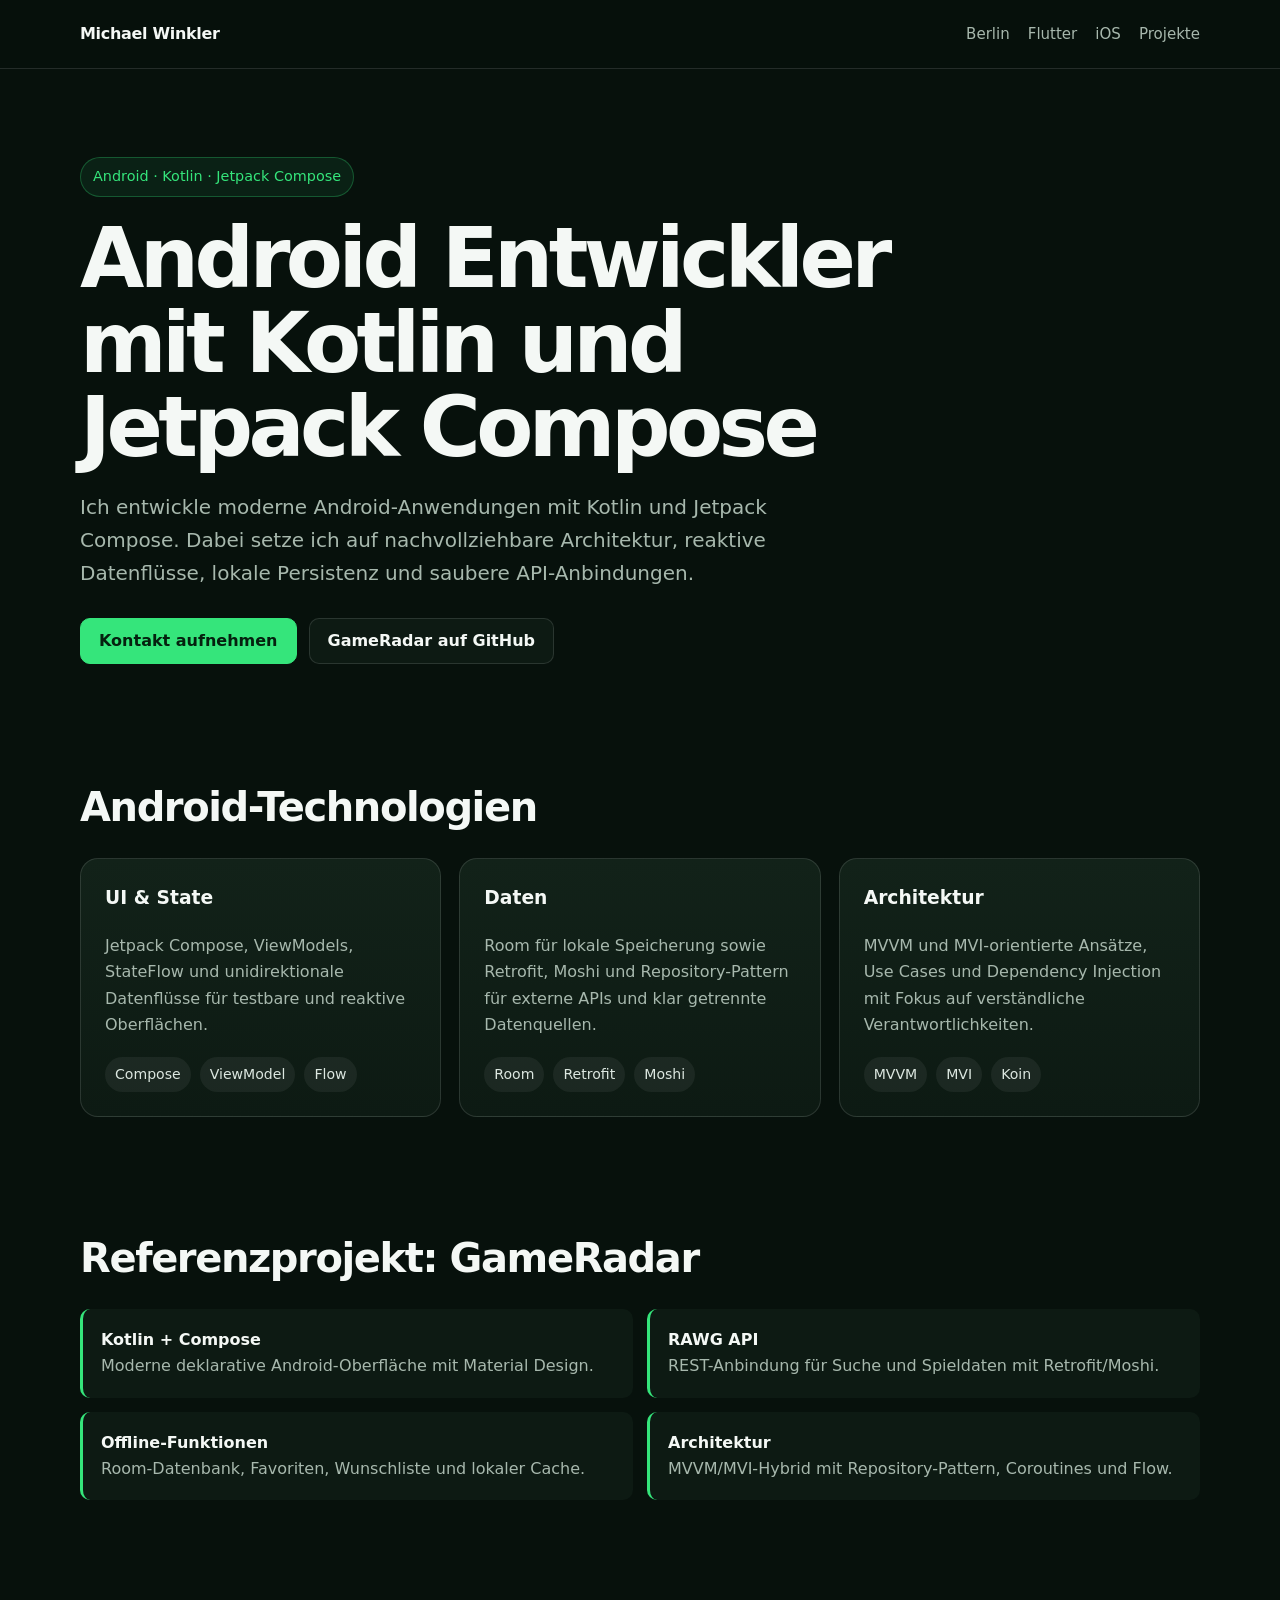
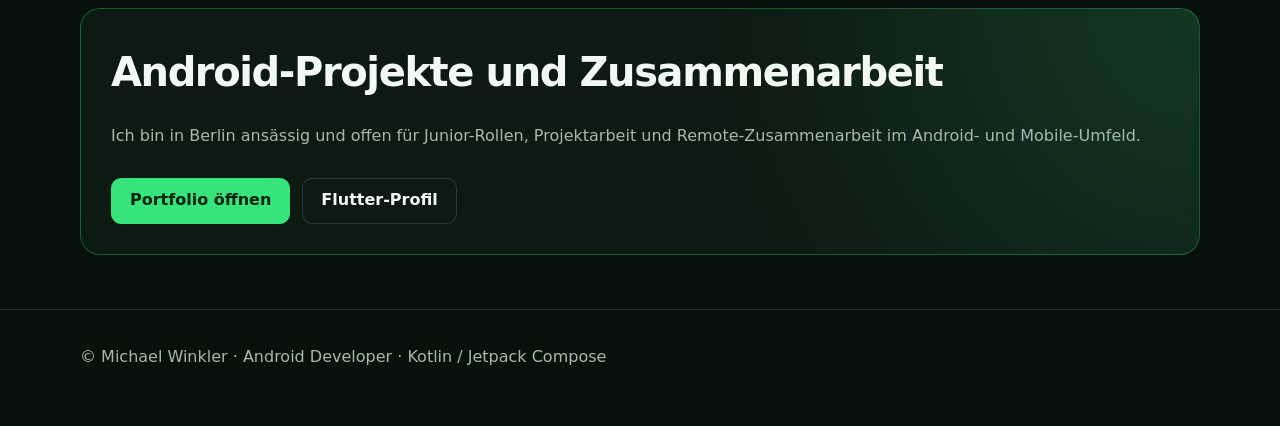
<file: android-entwickler/index.html>
<!doctype html>
<html lang="de">
<head>
  <meta charset="utf-8" />
  <meta name="viewport" content="width=device-width, initial-scale=1" />
  <title>Android Entwickler | Michael Winkler – Kotlin & Jetpack Compose</title>
  <meta name="description" content="Android Entwickler Michael Winkler: Kotlin, Jetpack Compose, Room, Retrofit, Coroutines, Flow und moderne MVVM-Architektur. Projekte und GitHub-Portfolio." />
  <meta name="robots" content="index, follow" />
  <link rel="canonical" href="https://jchillah.github.io/michael-winkler-portfolio/android-entwickler/" />
  <link rel="stylesheet" href="../seo-pages.css" />
  <script type="application/ld+json">
  {
    "@context":"https://schema.org",
    "@type":"ProfilePage",
    "name":"Android Entwickler – Michael Winkler",
    "url":"https://jchillah.github.io/michael-winkler-portfolio/android-entwickler/",
    "mainEntity":{
      "@type":"Person",
      "name":"Michael Winkler",
      "jobTitle":"Android & Mobile App Developer",
      "url":"https://jchillah.github.io/michael-winkler-portfolio/",
      "sameAs":["https://github.com/jchillah","https://de.linkedin.com/in/jchillah","https://my-personal-cv-app-65750.web.app/"],
      "knowsAbout":["Android","Kotlin","Jetpack Compose","Room","Retrofit","Coroutines","Flow","Koin","MVVM","MVI"]
    }
  }
  </script>
</head>
<body>
<header class="site-header"><div class="container nav"><a class="brand" href="../">Michael Winkler</a><nav class="nav-links" aria-label="Landingpages"><a href="../app-entwickler-berlin/">Berlin</a><a href="../flutter-entwickler/">Flutter</a><a href="../ios-entwickler/">iOS</a><a href="../#projects">Projekte</a></nav></div></header>
<main>
<section class="hero"><div class="container"><span class="eyebrow">Android · Kotlin · Jetpack Compose</span><h1>Android Entwickler mit Kotlin und Jetpack Compose</h1><p class="lead">Ich entwickle moderne Android-Anwendungen mit Kotlin und Jetpack Compose. Dabei setze ich auf nachvollziehbare Architektur, reaktive Datenflüsse, lokale Persistenz und saubere API-Anbindungen.</p><div class="actions"><a class="button primary" href="mailto:Michael.Winkler.Developer@gmail.com">Kontakt aufnehmen</a><a class="button secondary" href="https://github.com/jchillah/GameRadar">GameRadar auf GitHub</a></div></div></section>
<section><div class="container"><h2>Android-Technologien</h2><div class="grid"><article class="card"><h3>UI & State</h3><p>Jetpack Compose, ViewModels, StateFlow und unidirektionale Datenflüsse für testbare und reaktive Oberflächen.</p><div class="tags"><span class="tag">Compose</span><span class="tag">ViewModel</span><span class="tag">Flow</span></div></article><article class="card"><h3>Daten</h3><p>Room für lokale Speicherung sowie Retrofit, Moshi und Repository-Pattern für externe APIs und klar getrennte Datenquellen.</p><div class="tags"><span class="tag">Room</span><span class="tag">Retrofit</span><span class="tag">Moshi</span></div></article><article class="card"><h3>Architektur</h3><p>MVVM und MVI-orientierte Ansätze, Use Cases und Dependency Injection mit Fokus auf verständliche Verantwortlichkeiten.</p><div class="tags"><span class="tag">MVVM</span><span class="tag">MVI</span><span class="tag">Koin</span></div></article></div></div></section>
<section><div class="container"><h2>Referenzprojekt: GameRadar</h2><div class="facts"><div class="fact"><strong>Kotlin + Compose</strong><br><span class="muted">Moderne deklarative Android-Oberfläche mit Material Design.</span></div><div class="fact"><strong>RAWG API</strong><br><span class="muted">REST-Anbindung für Suche und Spieldaten mit Retrofit/Moshi.</span></div><div class="fact"><strong>Offline-Funktionen</strong><br><span class="muted">Room-Datenbank, Favoriten, Wunschliste und lokaler Cache.</span></div><div class="fact"><strong>Architektur</strong><br><span class="muted">MVVM/MVI-Hybrid mit Repository-Pattern, Coroutines und Flow.</span></div></div></div></section>
<section><div class="container"><div class="cta"><h2>Android-Projekte und Zusammenarbeit</h2><p class="muted">Ich bin in Berlin ansässig und offen für Junior-Rollen, Projektarbeit und Remote-Zusammenarbeit im Android- und Mobile-Umfeld.</p><div class="actions"><a class="button primary" href="../">Portfolio öffnen</a><a class="button secondary" href="../flutter-entwickler/">Flutter-Profil</a></div></div></div></section>
</main>
<footer><div class="container">© Michael Winkler · Android Developer · Kotlin / Jetpack Compose</div></footer>
</body>
</html>
</file>
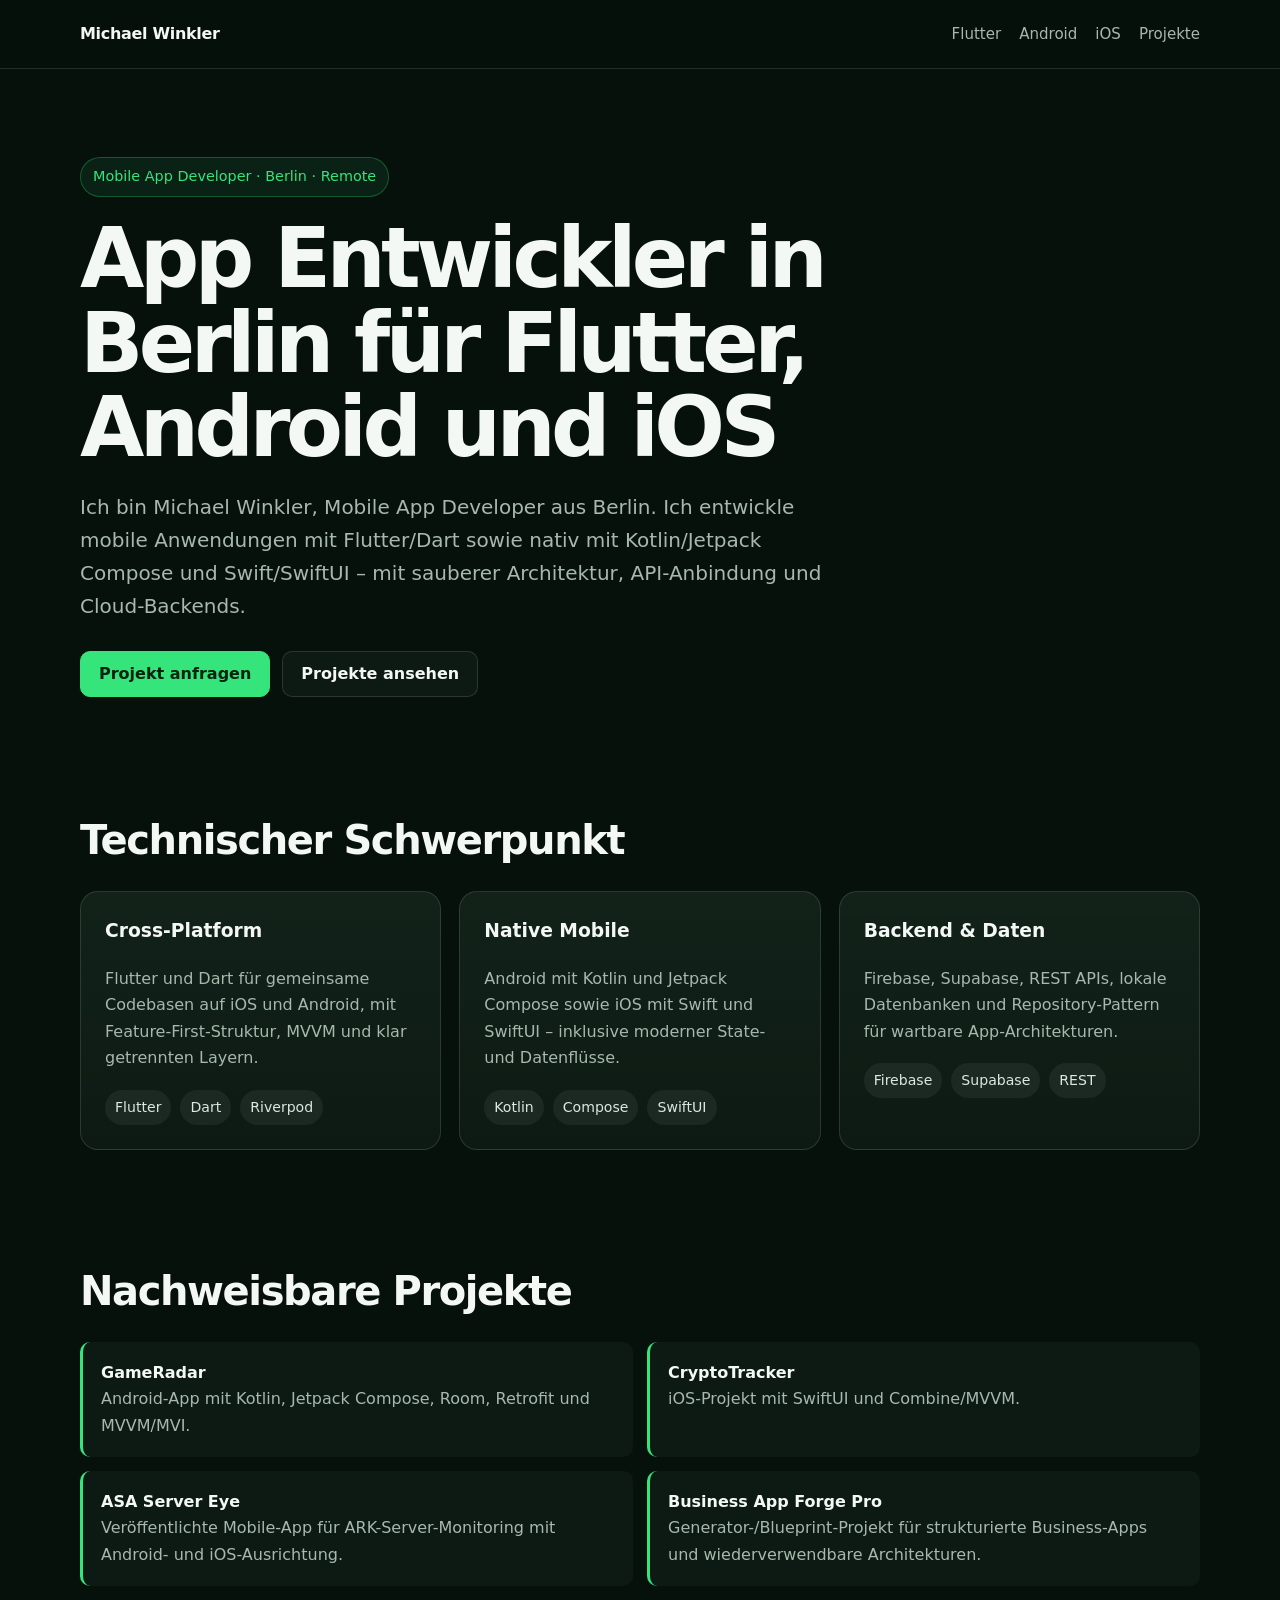
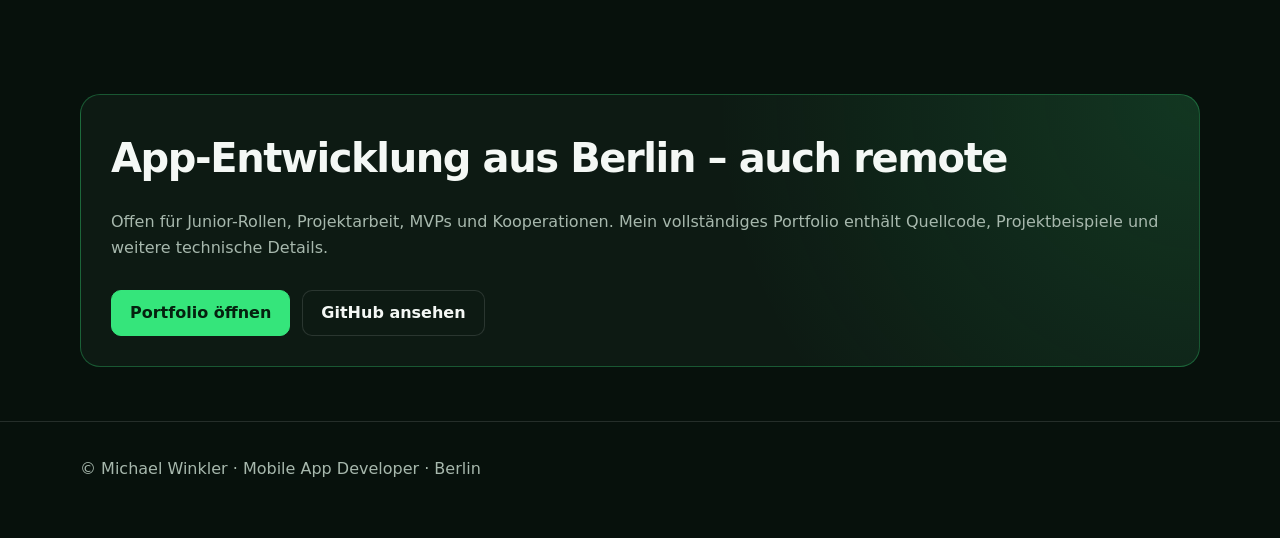
<file: app-entwickler-berlin/index.html>
<!doctype html>
<html lang="de">
<head>
  <meta charset="utf-8" />
  <meta name="viewport" content="width=device-width, initial-scale=1" />
  <title>App Entwickler Berlin | Michael Winkler – Flutter, Android & iOS</title>
  <meta name="description" content="Michael Winkler ist Mobile App Developer in Berlin mit Fokus auf Flutter, Kotlin/Jetpack Compose und Swift/SwiftUI. Portfolio, Projekte, Tech-Stack und Kontakt." />
  <meta name="robots" content="index, follow" />
  <link rel="canonical" href="https://jchillah.github.io/michael-winkler-portfolio/app-entwickler-berlin/" />
  <link rel="stylesheet" href="../seo-pages.css" />
  <script type="application/ld+json">
  {
    "@context":"https://schema.org",
    "@type":"ProfilePage",
    "name":"App Entwickler Berlin – Michael Winkler",
    "url":"https://jchillah.github.io/michael-winkler-portfolio/app-entwickler-berlin/",
    "mainEntity":{
      "@type":"Person",
      "name":"Michael Winkler",
      "jobTitle":"Mobile App Developer",
      "homeLocation":{"@type":"Place","name":"Berlin, Deutschland"},
      "url":"https://jchillah.github.io/michael-winkler-portfolio/",
      "sameAs":[
        "https://github.com/jchillah",
        "https://de.linkedin.com/in/jchillah",
        "https://my-personal-cv-app-65750.web.app/"
      ],
      "knowsAbout":["Flutter","Dart","Kotlin","Jetpack Compose","Swift","SwiftUI","Firebase","Supabase","MVVM","Clean Architecture"]
    }
  }
  </script>
</head>
<body>
<header class="site-header"><div class="container nav"><a class="brand" href="../">Michael Winkler</a><nav class="nav-links" aria-label="Landingpages"><a href="../flutter-entwickler/">Flutter</a><a href="../android-entwickler/">Android</a><a href="../ios-entwickler/">iOS</a><a href="../#projects">Projekte</a></nav></div></header>
<main>
<section class="hero"><div class="container"><span class="eyebrow">Mobile App Developer · Berlin · Remote</span><h1>App Entwickler in Berlin für Flutter, Android und iOS</h1><p class="lead">Ich bin Michael Winkler, Mobile App Developer aus Berlin. Ich entwickle mobile Anwendungen mit Flutter/Dart sowie nativ mit Kotlin/Jetpack Compose und Swift/SwiftUI – mit sauberer Architektur, API-Anbindung und Cloud-Backends.</p><div class="actions"><a class="button primary" href="mailto:Michael.Winkler.Developer@gmail.com">Projekt anfragen</a><a class="button secondary" href="../#projects">Projekte ansehen</a></div></div></section>
<section><div class="container"><h2>Technischer Schwerpunkt</h2><div class="grid"><article class="card"><h3>Cross-Platform</h3><p>Flutter und Dart für gemeinsame Codebasen auf iOS und Android, mit Feature-First-Struktur, MVVM und klar getrennten Layern.</p><div class="tags"><span class="tag">Flutter</span><span class="tag">Dart</span><span class="tag">Riverpod</span></div></article><article class="card"><h3>Native Mobile</h3><p>Android mit Kotlin und Jetpack Compose sowie iOS mit Swift und SwiftUI – inklusive moderner State- und Datenflüsse.</p><div class="tags"><span class="tag">Kotlin</span><span class="tag">Compose</span><span class="tag">SwiftUI</span></div></article><article class="card"><h3>Backend & Daten</h3><p>Firebase, Supabase, REST APIs, lokale Datenbanken und Repository-Pattern für wartbare App-Architekturen.</p><div class="tags"><span class="tag">Firebase</span><span class="tag">Supabase</span><span class="tag">REST</span></div></article></div></div></section>
<section><div class="container"><h2>Nachweisbare Projekte</h2><div class="facts"><div class="fact"><strong>GameRadar</strong><br><span class="muted">Android-App mit Kotlin, Jetpack Compose, Room, Retrofit und MVVM/MVI.</span></div><div class="fact"><strong>CryptoTracker</strong><br><span class="muted">iOS-Projekt mit SwiftUI und Combine/MVVM.</span></div><div class="fact"><strong>ASA Server Eye</strong><br><span class="muted">Veröffentlichte Mobile-App für ARK-Server-Monitoring mit Android- und iOS-Ausrichtung.</span></div><div class="fact"><strong>Business App Forge Pro</strong><br><span class="muted">Generator-/Blueprint-Projekt für strukturierte Business-Apps und wiederverwendbare Architekturen.</span></div></div></div></section>
<section><div class="container"><div class="cta"><h2>App-Entwicklung aus Berlin – auch remote</h2><p class="muted">Offen für Junior-Rollen, Projektarbeit, MVPs und Kooperationen. Mein vollständiges Portfolio enthält Quellcode, Projektbeispiele und weitere technische Details.</p><div class="actions"><a class="button primary" href="../">Portfolio öffnen</a><a class="button secondary" href="https://github.com/jchillah">GitHub ansehen</a></div></div></div></section>
</main>
<footer><div class="container">© Michael Winkler · Mobile App Developer · Berlin</div></footer>
</body>
</html>
</file>
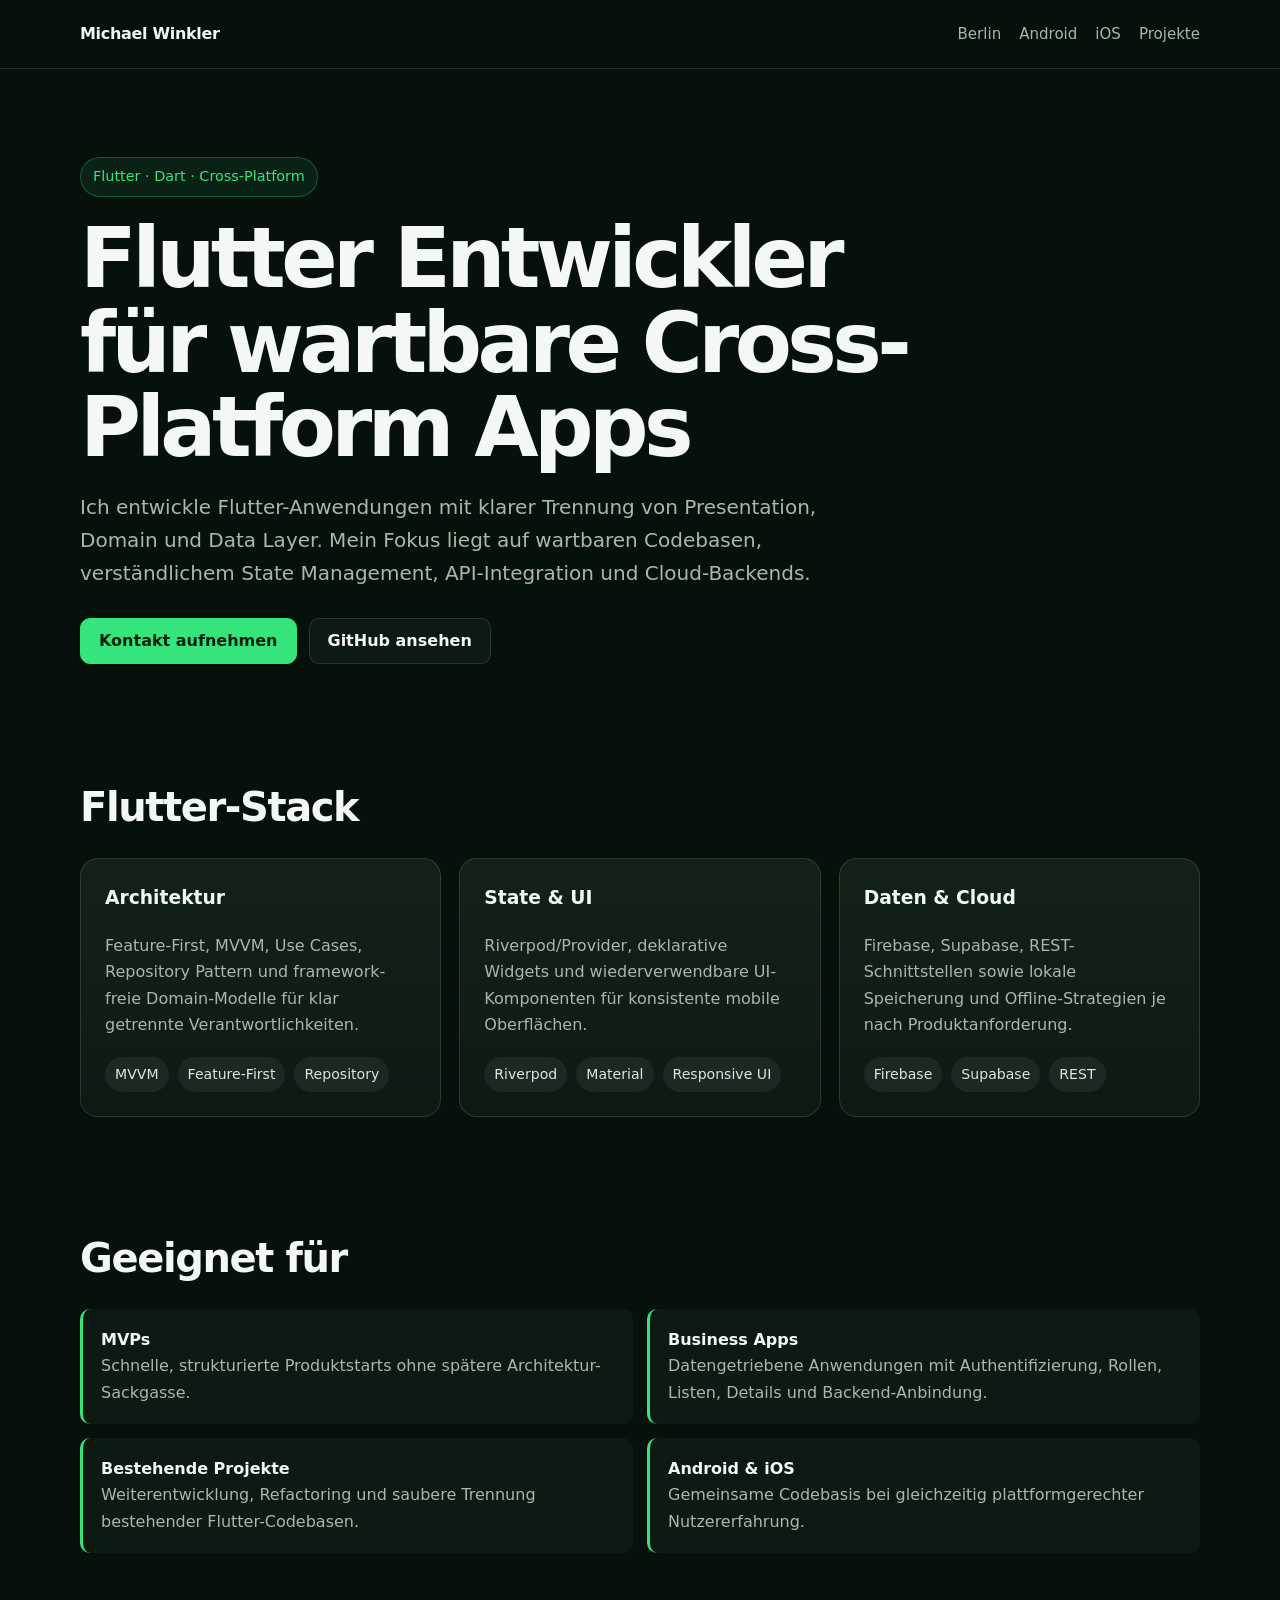
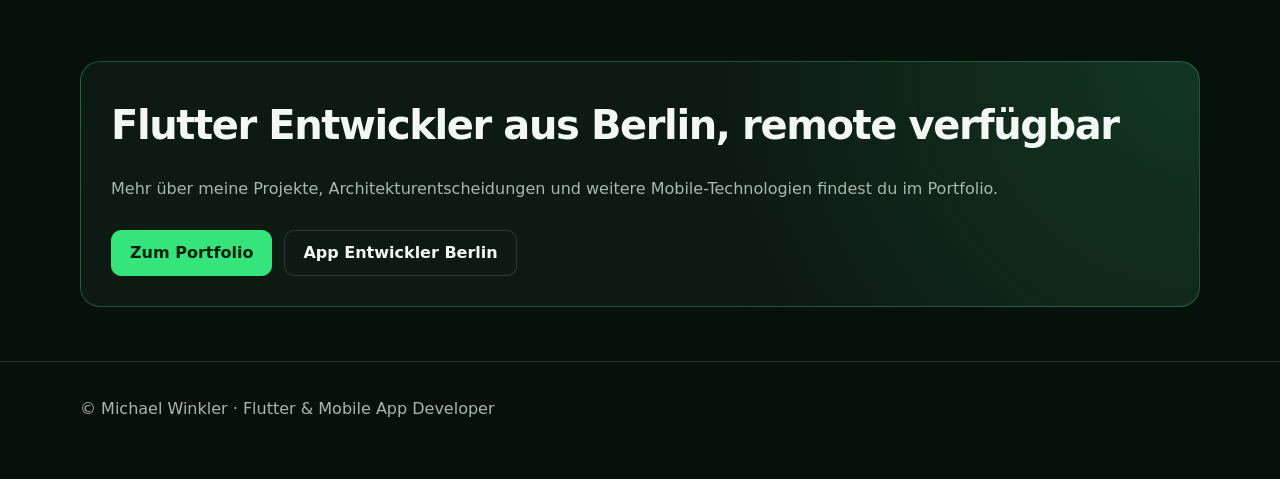
<file: flutter-entwickler/index.html>
<!doctype html>
<html lang="de">
<head>
  <meta charset="utf-8" />
  <meta name="viewport" content="width=device-width, initial-scale=1" />
  <title>Flutter Entwickler | Michael Winkler – Dart, Firebase & Supabase</title>
  <meta name="description" content="Flutter Entwickler Michael Winkler: Cross-Platform Apps mit Dart, Riverpod, Clean Architecture, Firebase und Supabase. Portfolio und Projektbeispiele." />
  <meta name="robots" content="index, follow" />
  <link rel="canonical" href="https://jchillah.github.io/michael-winkler-portfolio/flutter-entwickler/" />
  <link rel="stylesheet" href="../seo-pages.css" />
  <script type="application/ld+json">
  {
    "@context":"https://schema.org",
    "@type":"ProfilePage",
    "name":"Flutter Entwickler – Michael Winkler",
    "url":"https://jchillah.github.io/michael-winkler-portfolio/flutter-entwickler/",
    "mainEntity":{
      "@type":"Person",
      "name":"Michael Winkler",
      "jobTitle":"Flutter & Mobile App Developer",
      "url":"https://jchillah.github.io/michael-winkler-portfolio/",
      "sameAs":["https://github.com/jchillah","https://de.linkedin.com/in/jchillah","https://my-personal-cv-app-65750.web.app/"],
      "knowsAbout":["Flutter","Dart","Riverpod","Firebase","Supabase","Clean Architecture","MVVM","REST APIs"]
    }
  }
  </script>
</head>
<body>
<header class="site-header"><div class="container nav"><a class="brand" href="../">Michael Winkler</a><nav class="nav-links" aria-label="Landingpages"><a href="../app-entwickler-berlin/">Berlin</a><a href="../android-entwickler/">Android</a><a href="../ios-entwickler/">iOS</a><a href="../#projects">Projekte</a></nav></div></header>
<main>
<section class="hero"><div class="container"><span class="eyebrow">Flutter · Dart · Cross-Platform</span><h1>Flutter Entwickler für wartbare Cross-Platform Apps</h1><p class="lead">Ich entwickle Flutter-Anwendungen mit klarer Trennung von Presentation, Domain und Data Layer. Mein Fokus liegt auf wartbaren Codebasen, verständlichem State Management, API-Integration und Cloud-Backends.</p><div class="actions"><a class="button primary" href="mailto:Michael.Winkler.Developer@gmail.com">Kontakt aufnehmen</a><a class="button secondary" href="https://github.com/jchillah">GitHub ansehen</a></div></div></section>
<section><div class="container"><h2>Flutter-Stack</h2><div class="grid"><article class="card"><h3>Architektur</h3><p>Feature-First, MVVM, Use Cases, Repository Pattern und framework-freie Domain-Modelle für klar getrennte Verantwortlichkeiten.</p><div class="tags"><span class="tag">MVVM</span><span class="tag">Feature-First</span><span class="tag">Repository</span></div></article><article class="card"><h3>State & UI</h3><p>Riverpod/Provider, deklarative Widgets und wiederverwendbare UI-Komponenten für konsistente mobile Oberflächen.</p><div class="tags"><span class="tag">Riverpod</span><span class="tag">Material</span><span class="tag">Responsive UI</span></div></article><article class="card"><h3>Daten & Cloud</h3><p>Firebase, Supabase, REST-Schnittstellen sowie lokale Speicherung und Offline-Strategien je nach Produktanforderung.</p><div class="tags"><span class="tag">Firebase</span><span class="tag">Supabase</span><span class="tag">REST</span></div></article></div></div></section>
<section><div class="container"><h2>Geeignet für</h2><div class="facts"><div class="fact"><strong>MVPs</strong><br><span class="muted">Schnelle, strukturierte Produktstarts ohne spätere Architektur-Sackgasse.</span></div><div class="fact"><strong>Business Apps</strong><br><span class="muted">Datengetriebene Anwendungen mit Authentifizierung, Rollen, Listen, Details und Backend-Anbindung.</span></div><div class="fact"><strong>Bestehende Projekte</strong><br><span class="muted">Weiterentwicklung, Refactoring und saubere Trennung bestehender Flutter-Codebasen.</span></div><div class="fact"><strong>Android & iOS</strong><br><span class="muted">Gemeinsame Codebasis bei gleichzeitig plattformgerechter Nutzererfahrung.</span></div></div></div></section>
<section><div class="container"><div class="cta"><h2>Flutter Entwickler aus Berlin, remote verfügbar</h2><p class="muted">Mehr über meine Projekte, Architekturentscheidungen und weitere Mobile-Technologien findest du im Portfolio.</p><div class="actions"><a class="button primary" href="../">Zum Portfolio</a><a class="button secondary" href="../app-entwickler-berlin/">App Entwickler Berlin</a></div></div></div></section>
</main>
<footer><div class="container">© Michael Winkler · Flutter & Mobile App Developer</div></footer>
</body>
</html>
</file>
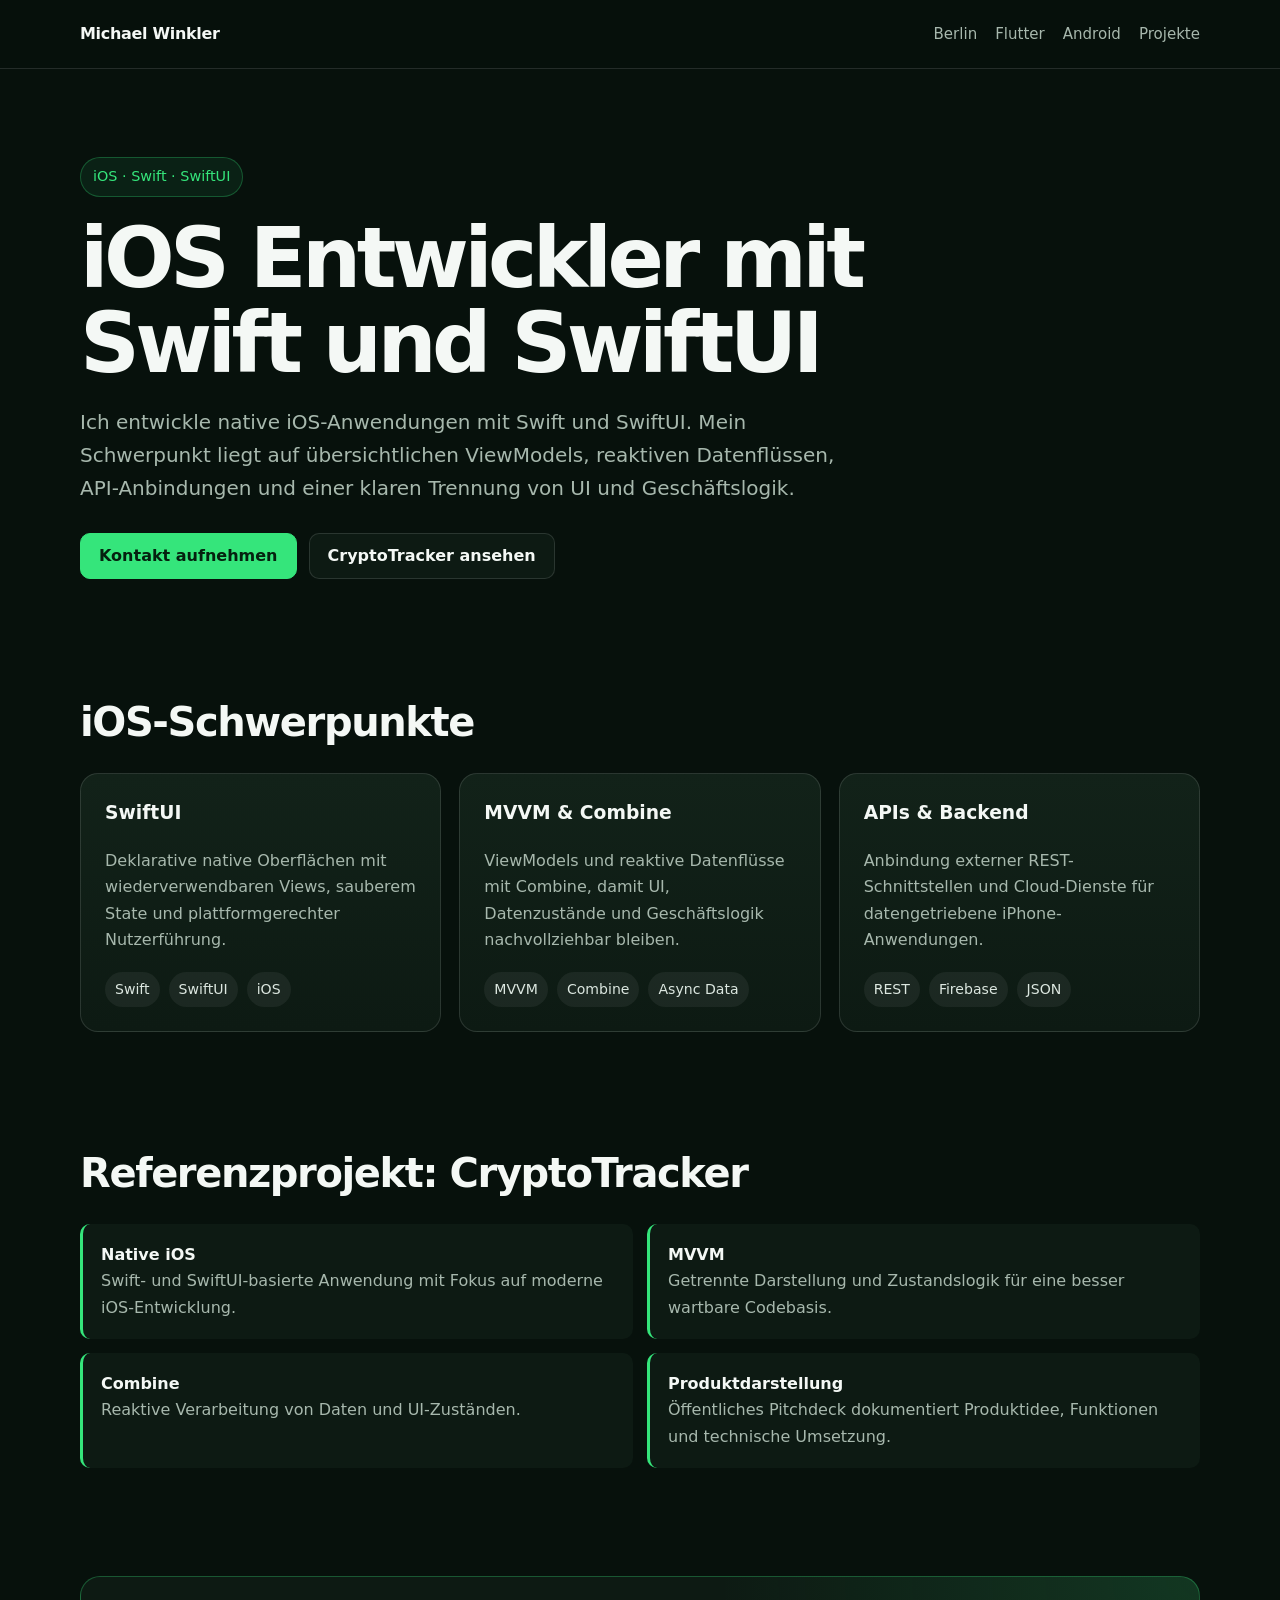
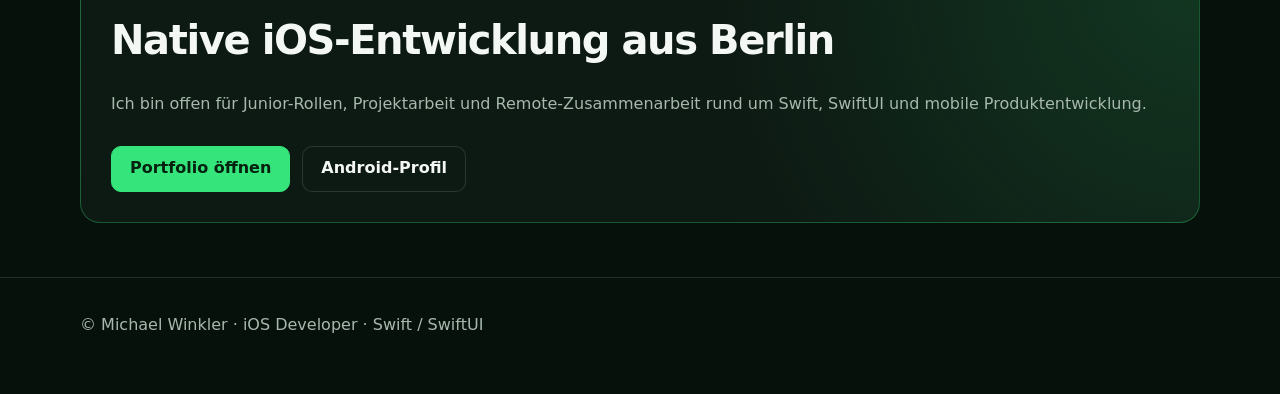
<file: ios-entwickler/index.html>
<!doctype html>
<html lang="de">
<head>
  <meta charset="utf-8" />
  <meta name="viewport" content="width=device-width, initial-scale=1" />
  <title>iOS Entwickler | Michael Winkler – Swift & SwiftUI</title>
  <meta name="description" content="iOS Entwickler Michael Winkler: Swift, SwiftUI, Combine und MVVM für moderne native iPhone-Apps. Portfolio, CryptoTracker und weitere Mobile-Projekte." />
  <meta name="robots" content="index, follow" />
  <link rel="canonical" href="https://jchillah.github.io/michael-winkler-portfolio/ios-entwickler/" />
  <link rel="stylesheet" href="../seo-pages.css" />
  <script type="application/ld+json">
  {
    "@context":"https://schema.org",
    "@type":"ProfilePage",
    "name":"iOS Entwickler – Michael Winkler",
    "url":"https://jchillah.github.io/michael-winkler-portfolio/ios-entwickler/",
    "mainEntity":{
      "@type":"Person",
      "name":"Michael Winkler",
      "jobTitle":"iOS & Mobile App Developer",
      "url":"https://jchillah.github.io/michael-winkler-portfolio/",
      "sameAs":["https://github.com/jchillah","https://de.linkedin.com/in/jchillah","https://my-personal-cv-app-65750.web.app/"],
      "knowsAbout":["iOS","Swift","SwiftUI","Combine","MVVM","REST APIs","Firebase"]
    }
  }
  </script>
</head>
<body>
<header class="site-header"><div class="container nav"><a class="brand" href="../">Michael Winkler</a><nav class="nav-links" aria-label="Landingpages"><a href="../app-entwickler-berlin/">Berlin</a><a href="../flutter-entwickler/">Flutter</a><a href="../android-entwickler/">Android</a><a href="../#projects">Projekte</a></nav></div></header>
<main>
<section class="hero"><div class="container"><span class="eyebrow">iOS · Swift · SwiftUI</span><h1>iOS Entwickler mit Swift und SwiftUI</h1><p class="lead">Ich entwickle native iOS-Anwendungen mit Swift und SwiftUI. Mein Schwerpunkt liegt auf übersichtlichen ViewModels, reaktiven Datenflüssen, API-Anbindungen und einer klaren Trennung von UI und Geschäftslogik.</p><div class="actions"><a class="button primary" href="mailto:Michael.Winkler.Developer@gmail.com">Kontakt aufnehmen</a><a class="button secondary" href="https://jchillah.github.io/cryptotracker-pitchdeck/">CryptoTracker ansehen</a></div></div></section>
<section><div class="container"><h2>iOS-Schwerpunkte</h2><div class="grid"><article class="card"><h3>SwiftUI</h3><p>Deklarative native Oberflächen mit wiederverwendbaren Views, sauberem State und plattformgerechter Nutzerführung.</p><div class="tags"><span class="tag">Swift</span><span class="tag">SwiftUI</span><span class="tag">iOS</span></div></article><article class="card"><h3>MVVM & Combine</h3><p>ViewModels und reaktive Datenflüsse mit Combine, damit UI, Datenzustände und Geschäftslogik nachvollziehbar bleiben.</p><div class="tags"><span class="tag">MVVM</span><span class="tag">Combine</span><span class="tag">Async Data</span></div></article><article class="card"><h3>APIs & Backend</h3><p>Anbindung externer REST-Schnittstellen und Cloud-Dienste für datengetriebene iPhone-Anwendungen.</p><div class="tags"><span class="tag">REST</span><span class="tag">Firebase</span><span class="tag">JSON</span></div></article></div></div></section>
<section><div class="container"><h2>Referenzprojekt: CryptoTracker</h2><div class="facts"><div class="fact"><strong>Native iOS</strong><br><span class="muted">Swift- und SwiftUI-basierte Anwendung mit Fokus auf moderne iOS-Entwicklung.</span></div><div class="fact"><strong>MVVM</strong><br><span class="muted">Getrennte Darstellung und Zustandslogik für eine besser wartbare Codebasis.</span></div><div class="fact"><strong>Combine</strong><br><span class="muted">Reaktive Verarbeitung von Daten und UI-Zuständen.</span></div><div class="fact"><strong>Produktdarstellung</strong><br><span class="muted">Öffentliches Pitchdeck dokumentiert Produktidee, Funktionen und technische Umsetzung.</span></div></div></div></section>
<section><div class="container"><div class="cta"><h2>Native iOS-Entwicklung aus Berlin</h2><p class="muted">Ich bin offen für Junior-Rollen, Projektarbeit und Remote-Zusammenarbeit rund um Swift, SwiftUI und mobile Produktentwicklung.</p><div class="actions"><a class="button primary" href="../">Portfolio öffnen</a><a class="button secondary" href="../android-entwickler/">Android-Profil</a></div></div></div></section>
</main>
<footer><div class="container">© Michael Winkler · iOS Developer · Swift / SwiftUI</div></footer>
</body>
</html>
</file>
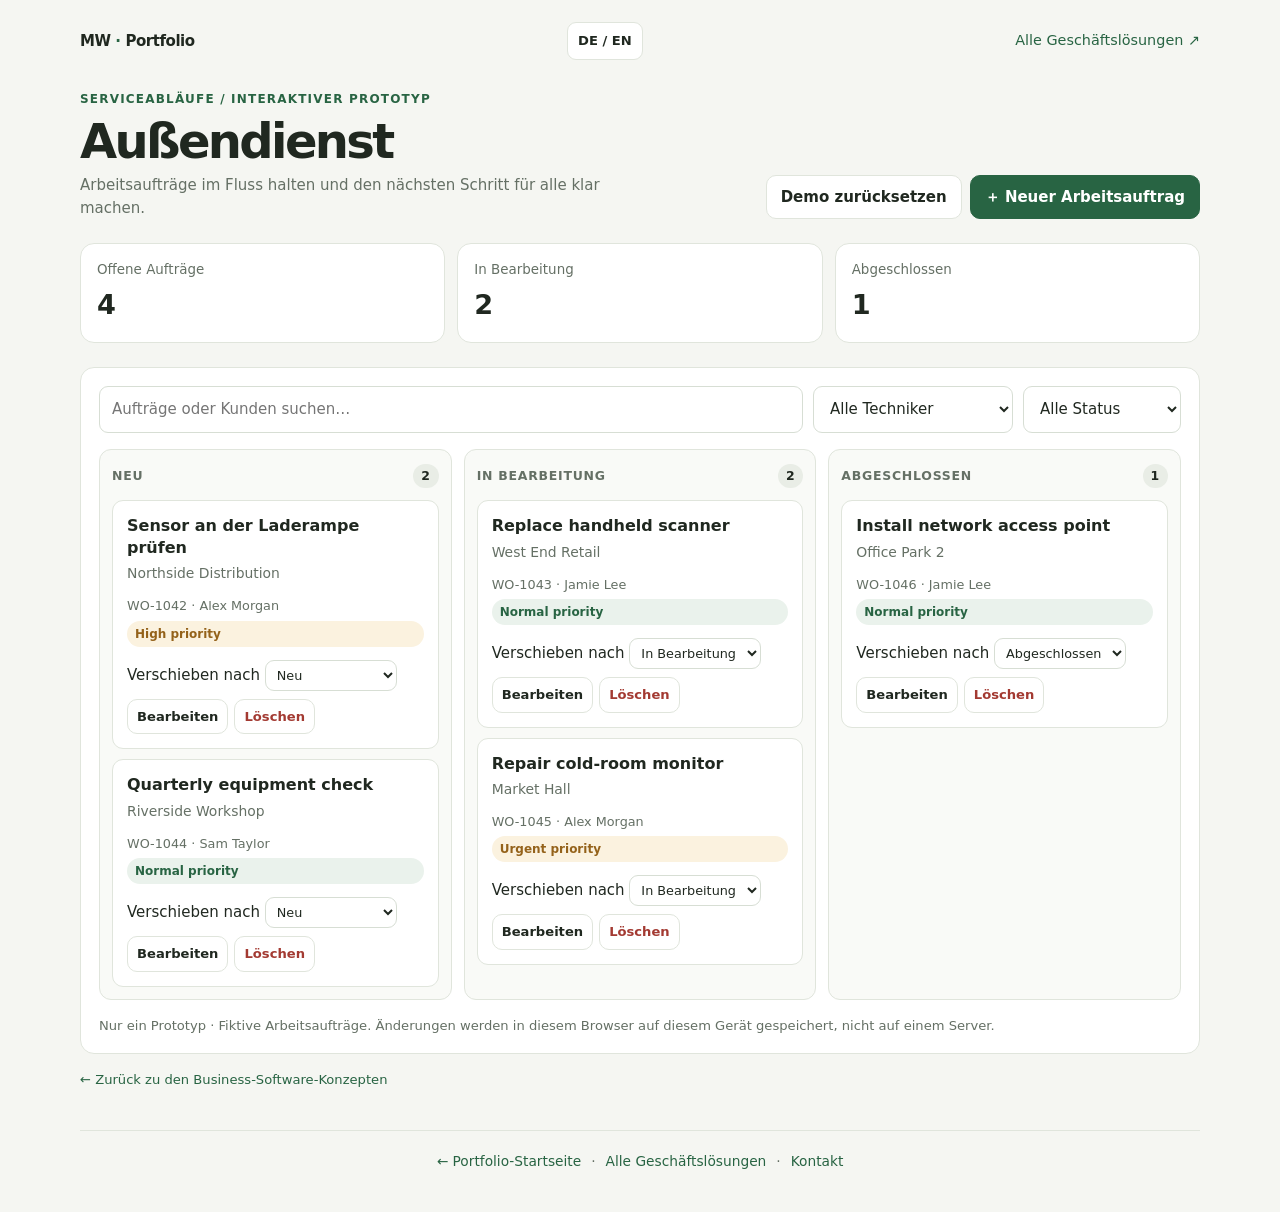
<file: demos/field-service/index.html>
<!doctype html>
<html lang="en">
<head><meta charset="utf-8"><meta name="viewport" content="width=device-width,initial-scale=1"><meta name="theme-color" content="#f5f6f2"><title>Service Desk — Work Order Demo</title><meta name="description" content="Mobile-first field service workflow prototype by Michael Winkler.">
<style>
:root{color-scheme:light;--bg:#f5f6f2;--surface:#fff;--ink:#202820;--muted:#657065;--line:#e0e5dc;--accent:#286443;--soft:#eaf2ec;--warn:#94621a;--warnbg:#fbf2df;--danger:#a33a32;--dangerbg:#faeae8;--radius:14px}*{box-sizing:border-box}body{margin:0;background:var(--bg);color:var(--ink);font:15px/1.5 Inter,system-ui,-apple-system,BlinkMacSystemFont,"Segoe UI",sans-serif}button,input,select{font:inherit}button{cursor:pointer}a{color:var(--accent);text-decoration:none}.shell{width:min(1120px,100% - 32px);margin:auto;padding:22px 0 40px}.nav{display:flex;align-items:center;justify-content:space-between;gap:12px;margin-bottom:30px}.brand{font-weight:800;letter-spacing:-.03em;color:var(--ink)}.brand span{color:var(--accent)}.nav a:last-child{font-size:.9rem}.heading{display:flex;align-items:flex-end;justify-content:space-between;gap:18px;margin-bottom:22px}.kicker{font-size:.75rem;color:var(--accent);font-weight:750;letter-spacing:.1em;text-transform:uppercase}.heading h1{font-size:clamp(2rem,5vw,3rem);letter-spacing:-.055em;line-height:1.05;margin:8px 0}.heading p{margin:0;color:var(--muted);max-width:580px}.actions{display:flex;gap:8px;flex-wrap:wrap}.btn{border:1px solid var(--line);background:var(--surface);color:var(--ink);padding:10px 14px;border-radius:10px;font-weight:650}.btn.primary{background:var(--accent);border-color:var(--accent);color:#fff}.btn.danger{color:var(--danger)}.stats{display:grid;grid-template-columns:repeat(3,minmax(0,1fr));gap:12px;margin:24px 0}.stat,.panel{background:var(--surface);border:1px solid var(--line);border-radius:var(--radius)}.stat{padding:16px}.stat span{display:block;color:var(--muted);font-size:.84rem}.stat strong{display:block;font-size:1.7rem;letter-spacing:-.04em;margin-top:5px}.panel{padding:18px}.field{width:100%;min-width:0;padding:11px 12px;border:1px solid #d7ded4;border-radius:9px;background:#fff;color:var(--ink)}.filters{display:grid;grid-template-columns:minmax(180px,1fr) 200px auto;gap:10px;margin-bottom:16px}.form-panel{display:none;margin-bottom:16px}.form-panel.open{display:block}.form-panel h2{font-size:1.1rem;margin:0 0 14px}.form-grid{display:grid;grid-template-columns:repeat(3,minmax(0,1fr));gap:10px}.form-grid label{display:grid;gap:5px;font-size:.82rem;color:var(--muted)}.form-grid .wide{grid-column:span 2}.form-actions{display:flex;gap:8px;grid-column:1/-1}.board{display:grid;grid-template-columns:repeat(3,minmax(0,1fr));gap:12px}.column{border:1px solid var(--line);border-radius:12px;padding:12px;background:#f9faf7;min-width:0}.column h2{display:flex;align-items:center;justify-content:space-between;font-size:.78rem;color:var(--muted);text-transform:uppercase;letter-spacing:.06em;margin:2px 0 12px}.count{background:#e9ede6;border-radius:99px;padding:3px 8px;color:var(--ink)}.ticket{border:1px solid var(--line);border-radius:11px;padding:14px;background:#fff}.ticket+.ticket{margin-top:10px}.ticket h3{font-size:1rem;line-height:1.35;margin:0 0 5px}.ticket p{color:var(--muted);font-size:.87rem;margin:0 0 12px}.ticket-meta{display:grid;gap:5px;color:var(--muted);font-size:.8rem}.ticket-foot{display:flex;align-items:center;justify-content:space-between;gap:8px;flex-wrap:wrap;margin-top:13px}.priority{display:inline-flex;padding:4px 8px;border-radius:99px;font-size:.75rem;font-weight:750;background:var(--soft);color:var(--accent)}.priority.High,.priority.Urgent{background:var(--warnbg);color:var(--warn)}.ticket-actions{display:flex;gap:6px;flex-wrap:wrap}.ticket-actions .btn{padding:7px 9px;font-size:.82rem}.empty{padding:16px 6px;color:var(--muted);font-size:.85rem}.foot{color:var(--muted);font-size:.82rem;margin:16px 0 0}.toast{position:fixed;bottom:18px;left:50%;transform:translateX(-50%);max-width:calc(100% - 28px);background:#202820;color:white;padding:11px 15px;border-radius:10px;display:none;box-shadow:0 8px 24px #17231722}.toast.show{display:block}@media(max-width:800px){.shell{width:calc(100% - 28px);padding-top:16px}.nav{margin-bottom:24px}.heading{display:block}.heading .actions{margin-top:16px}.stats{gap:9px;margin:18px 0}.stat{padding:13px}.stat strong{font-size:1.5rem}.filters{grid-template-columns:1fr 1fr}.filters input{grid-column:1/-1}.board{grid-template-columns:1fr}.column{padding:12px}.ticket{padding:13px}.form-grid{grid-template-columns:1fr 1fr}.form-grid .wide{grid-column:span 2}.panel{padding:12px}}@media(max-width:460px){.stats{grid-template-columns:1fr 1fr}.stats .stat:last-child{grid-column:1/-1}.filters{grid-template-columns:1fr}.filters input{grid-column:auto}.form-grid{grid-template-columns:1fr}.form-grid .wide{grid-column:auto}.nav{align-items:flex-start}.nav a:last-child{max-width:120px;text-align:right}}
.portfolio-footer{display:flex;align-items:center;justify-content:center;gap:10px;flex-wrap:wrap;border-top:1px solid var(--line);padding-top:20px;margin-top:0;color:var(--muted);font-size:.86rem}.portfolio-footer a{color:var(--accent)}</style></head>
<body><main class="shell"><nav class="nav" aria-label="Portfolio navigation"><a class="brand" href="../../index.html">MW <span>·</span> Portfolio</a><a href="../../business-solutions.html">All business solutions ↗</a></nav>
<header class="heading"><div><div class="kicker">Service operations / interactive prototype</div><h1>Field service</h1><p>Keep work orders moving and make the next action clear for everyone.</p></div><div class="actions"><button class="btn" id="resetBtn">Reset demo</button><button class="btn primary" id="newBtn">＋ New work order</button></div></header>
<section class="stats"><article class="stat"><span>Open work orders</span><strong id="openCount">—</strong></article><article class="stat"><span>In progress</span><strong id="progressCount">—</strong></article><article class="stat"><span>Completed</span><strong id="doneCount">—</strong></article></section>
<section class="panel form-panel" id="formPanel"><h2 id="formTitle">New work order</h2><form id="jobForm" class="form-grid"><input type="hidden" id="editId"><label class="wide">Work order<input class="field" id="title" required maxlength="80" placeholder="Inspect loading bay sensor"></label><label>Customer / site<input class="field" id="customer" required maxlength="70" placeholder="Customer or site"></label><label>Assigned technician<select class="field" id="tech"><option>Alex Morgan</option><option>Jamie Lee</option><option>Sam Taylor</option></select></label><label>Priority<select class="field" id="priority"><option>Normal</option><option>High</option><option>Urgent</option></select></label><label>Status<select class="field" id="status"><option>New</option><option>In progress</option><option>Completed</option></select></label><div class="form-actions"><button class="btn primary" type="submit">Save work order</button><button class="btn" type="button" id="cancelBtn">Cancel</button></div></form></section>
<section class="panel"><div class="filters"><input class="field" id="search" type="search" placeholder="Search work orders or customers…" aria-label="Search work orders"><select class="field" id="techFilter" aria-label="Filter technician"><option value="all">All technicians</option><option>Alex Morgan</option><option>Jamie Lee</option><option>Sam Taylor</option></select><select class="field" id="statusFilter" aria-label="Filter status"><option value="all">All statuses</option><option>New</option><option>In progress</option><option>Completed</option></select></div><div class="board" id="board"></div><p class="foot">Prototype only · Fictional work orders. Changes are saved in this browser on this device, not to a server.</p></section><p class="foot"><a href="../../business-solutions.html">← Back to business software concepts</a></p></main><div id="toast" class="toast" role="status" aria-live="polite"></div>
<script>
const seed=[{id:"WO-1042",title:"Inspect loading bay sensor",customer:"Northside Distribution",tech:"Alex Morgan",priority:"High",status:"New"},{id:"WO-1043",title:"Replace handheld scanner",customer:"West End Retail",tech:"Jamie Lee",priority:"Normal",status:"In progress"},{id:"WO-1044",title:"Quarterly equipment check",customer:"Riverside Workshop",tech:"Sam Taylor",priority:"Normal",status:"New"},{id:"WO-1045",title:"Repair cold-room monitor",customer:"Market Hall",tech:"Alex Morgan",priority:"Urgent",status:"In progress"},{id:"WO-1046",title:"Install network access point",customer:"Office Park 2",tech:"Jamie Lee",priority:"Normal",status:"Completed"}];const states=["New","In progress","Completed"],$=id=>document.getElementById(id);let jobs=load(),nextId=Math.max(1047,...jobs.map(j=>Number(j.id.split('-').pop())+1).filter(Number.isFinite));function load(){try{return JSON.parse(localStorage.getItem("mw-service-v2"))||structuredClone(seed)}catch{return structuredClone(seed)}}function save(){localStorage.setItem("mw-service-v2",JSON.stringify(jobs))}function esc(s){return String(s).replace(/[&<>"']/g,c=>({"&":"&amp;","<":"&lt;",">":"&gt;",'"':"&quot;","'":"&#39;"}[c]))}function toast(s){$("toast").textContent=s;$("toast").classList.add("show");setTimeout(()=>$("toast").classList.remove("show"),1900)}
function render(){const q=$("search").value.toLowerCase(),tech=$("techFilter").value,sf=$("statusFilter").value;const shown=jobs.filter(j=>(j.title+" "+j.customer+" "+j.id).toLowerCase().includes(q)&&(tech==="all"||j.tech===tech)&&(sf==="all"||j.status===sf));$("board").innerHTML=states.map(status=>{const group=shown.filter(j=>j.status===status);return '<section class="column"><h2>'+status+' <span class="count">'+group.length+'</span></h2>'+ (group.map(j=>'<article class="ticket"><h3>'+esc(j.title)+'</h3><p>'+esc(j.customer)+'</p><div class="ticket-meta"><span>'+esc(j.id)+' · '+esc(j.tech)+'</span><span class="priority '+esc(j.priority)+'">'+esc(j.priority)+' priority</span></div><div class="ticket-foot"><label class="sub">Move to <select class="field" style="width:auto;padding:6px 7px;font-size:.8rem" data-status="'+esc(j.id)+'">'+states.map(s=>'<option '+(s===j.status?'selected':'')+'>'+s+'</option>').join("")+'</select></label><div class="ticket-actions"><button class="btn" data-edit="'+esc(j.id)+'">Edit</button><button class="btn danger" data-delete="'+esc(j.id)+'">Delete</button></div></div></article>').join("")||'<div class="empty">No work orders here.</div>')+'</section>'}).join("");$("openCount").textContent=jobs.filter(j=>j.status!=="Completed").length;$("progressCount").textContent=jobs.filter(j=>j.status==="In progress").length;$("doneCount").textContent=jobs.filter(j=>j.status==="Completed").length}
function openForm(j){$("jobForm").reset();$("editId").value=j?.id||"";$("formTitle").textContent=j?"Edit work order":"New work order";$("title").value=j?.title||"";$("customer").value=j?.customer||"";$("tech").value=j?.tech||"Alex Morgan";$("priority").value=j?.priority||"Normal";$("status").value=j?.status||"New";$("formPanel").classList.add("open");$("title").focus();$("formPanel").scrollIntoView({behavior:"smooth",block:"start"})}function closeForm(){$("formPanel").classList.remove("open")}
document.addEventListener("click",e=>{const edit=e.target.closest("[data-edit]");if(edit){openForm(jobs.find(j=>j.id===edit.dataset.edit));return}const del=e.target.closest("[data-delete]");if(del){const j=jobs.find(j=>j.id===del.dataset.delete);if(confirm("Delete work order "+j.id+"?")){jobs=jobs.filter(x=>x.id!==j.id);save();render();toast("Work order deleted")}}});$("board").addEventListener("change",e=>{const s=e.target.closest("[data-status]");if(!s)return;const j=jobs.find(j=>j.id===s.dataset.status);j.status=s.value;save();render();toast(j.id+" updated")});
$("jobForm").addEventListener("submit",e=>{e.preventDefault();const id=$("editId").value,j={id:id||"WO-"+nextId++,title:$("title").value.trim(),customer:$("customer").value.trim(),tech:$("tech").value,priority:$("priority").value,status:$("status").value};if(id)jobs=jobs.map(x=>x.id===id?j:x);else jobs.unshift(j);save();render();closeForm();toast(id?"Work order updated":"Work order created")});$("newBtn").addEventListener("click",()=>openForm());$("cancelBtn").addEventListener("click",closeForm);$("search").addEventListener("input",render);$("techFilter").addEventListener("change",render);$("statusFilter").addEventListener("change",render);$("resetBtn").addEventListener("click",()=>{if(confirm("Restore the original sample work orders?")){jobs=structuredClone(seed);nextId=1047;save();$("search").value="";$("techFilter").value="all";$("statusFilter").value="all";render();toast("Sample data restored")}});render();
</script><footer class="shell portfolio-footer"><a href="../../index.html">← Portfolio home</a><span>·</span><a href="../../business-solutions.html">All business solutions</a><span>·</span><a href="../../index.html#contact">Contact</a></footer><script src="../../assets/site-language.js" defer></script>
</body></html>
</file>
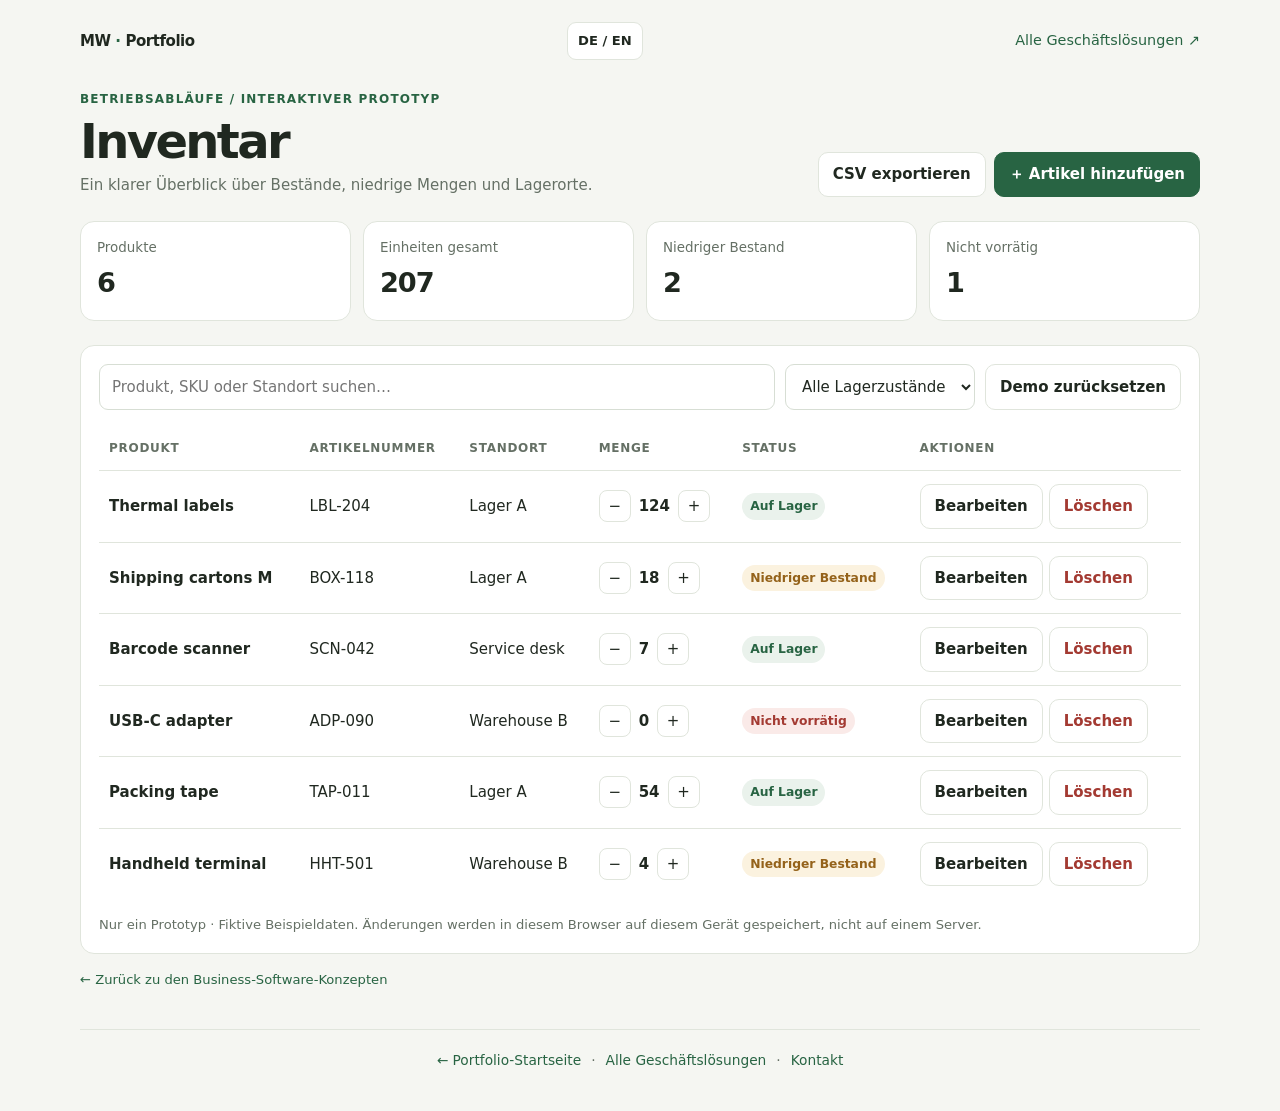
<file: demos/inventory/index.html>
<!doctype html>
<html lang="en">
<head>
<meta charset="utf-8"><meta name="viewport" content="width=device-width,initial-scale=1"><meta name="theme-color" content="#f5f6f2">
<title>Stockroom — Inventory Demo</title>
<meta name="description" content="Mobile-first inventory workflow prototype by Michael Winkler.">
<style>
:root{color-scheme:light;--bg:#f5f6f2;--surface:#fff;--ink:#202820;--muted:#657065;--line:#e0e5dc;--accent:#286443;--soft:#eaf2ec;--warn:#94621a;--warnbg:#fbf2df;--danger:#a33a32;--dangerbg:#faeae8;--radius:14px}*{box-sizing:border-box}body{margin:0;background:var(--bg);color:var(--ink);font:15px/1.5 Inter,system-ui,-apple-system,BlinkMacSystemFont,"Segoe UI",sans-serif}button,input,select{font:inherit}button{cursor:pointer}a{color:var(--accent);text-decoration:none}.shell{width:min(1120px,100% - 32px);margin:auto;padding:22px 0 40px}.nav{display:flex;align-items:center;justify-content:space-between;gap:12px;margin-bottom:30px}.brand{font-weight:800;letter-spacing:-.03em;color:var(--ink)}.brand span{color:var(--accent)}.nav a:last-child{font-size:.9rem}.heading{display:flex;align-items:flex-end;justify-content:space-between;gap:18px;margin-bottom:22px}.kicker{font-size:.75rem;color:var(--accent);font-weight:750;letter-spacing:.1em;text-transform:uppercase}.heading h1{font-size:clamp(2rem,5vw,3rem);letter-spacing:-.055em;line-height:1.05;margin:8px 0}.heading p{margin:0;color:var(--muted);max-width:580px}.actions{display:flex;gap:8px;flex-wrap:wrap}.btn{border:1px solid var(--line);background:var(--surface);color:var(--ink);padding:10px 14px;border-radius:10px;font-weight:650}.btn.primary{background:var(--accent);border-color:var(--accent);color:#fff}.btn.danger{color:var(--danger)}.stats{display:grid;grid-template-columns:repeat(4,minmax(0,1fr));gap:12px;margin:24px 0}.stat,.panel{background:var(--surface);border:1px solid var(--line);border-radius:var(--radius)}.stat{padding:16px}.stat span{display:block;color:var(--muted);font-size:.84rem}.stat strong{display:block;font-size:1.7rem;letter-spacing:-.04em;margin-top:5px}.panel{padding:18px}.toolbar{display:grid;grid-template-columns:minmax(180px,1fr) 190px auto;gap:10px;margin-bottom:16px}.field{width:100%;min-width:0;padding:11px 12px;border:1px solid #d7ded4;border-radius:9px;background:#fff;color:var(--ink)}.toolbar .btn{white-space:nowrap}.table-wrap{overflow-x:auto}table{width:100%;border-collapse:collapse}th,td{text-align:left;padding:13px 10px;border-bottom:1px solid var(--line)}th{font-size:.75rem;color:var(--muted);text-transform:uppercase;letter-spacing:.06em}tr:last-child td{border-bottom:0}.status{display:inline-flex;padding:4px 8px;border-radius:99px;font-size:.77rem;font-weight:750}.status.ok{background:var(--soft);color:var(--accent)}.status.low{background:var(--warnbg);color:var(--warn)}.status.out{background:var(--dangerbg);color:var(--danger)}.qty{display:flex;align-items:center;gap:8px}.qty button,.icon-btn{width:32px;height:32px;border:1px solid var(--line);border-radius:8px;background:#fff;color:var(--ink)}.row-actions{display:flex;gap:6px}.mobile-list{display:none}.item-card{border:1px solid var(--line);border-radius:12px;padding:14px;background:#fff}.item-card+.item-card{margin-top:10px}.item-head{display:flex;justify-content:space-between;align-items:flex-start;gap:12px}.item-card h2{font-size:1rem;margin:0 0 3px}.sub{font-size:.82rem;color:var(--muted)}.item-meta{display:grid;grid-template-columns:1fr 1fr;gap:12px;margin:14px 0}.item-meta span{display:block;color:var(--muted);font-size:.78rem}.item-footer{display:flex;justify-content:space-between;align-items:center;gap:8px;flex-wrap:wrap}.form-panel{display:none;margin:0 0 16px}.form-panel.open{display:block}.form-panel h2{font-size:1.1rem;margin:0 0 14px}.form-grid{display:grid;grid-template-columns:repeat(4,minmax(0,1fr));gap:10px}.form-grid label{display:grid;gap:5px;font-size:.82rem;color:var(--muted)}.form-grid .wide{grid-column:span 2}.form-actions{display:flex;gap:8px;grid-column:1/-1}.foot{color:var(--muted);font-size:.82rem;margin:16px 0 0}.toast{position:fixed;bottom:18px;left:50%;transform:translateX(-50%);max-width:calc(100% - 28px);background:#202820;color:white;padding:11px 15px;border-radius:10px;display:none;box-shadow:0 8px 24px #17231722}.toast.show{display:block}.empty{text-align:center;padding:28px;color:var(--muted)}@media(max-width:760px){.shell{width:calc(100% - 28px);padding-top:16px}.nav{margin-bottom:24px}.heading{display:block}.heading .actions{margin-top:16px}.stats{grid-template-columns:repeat(2,minmax(0,1fr));gap:9px;margin:18px 0}.stat{padding:13px}.stat strong{font-size:1.5rem}.panel{padding:12px}.toolbar{grid-template-columns:1fr 1fr}.toolbar input{grid-column:1/-1}.toolbar .btn{padding:10px 8px}.table-wrap{display:none}.mobile-list{display:block}.form-grid{grid-template-columns:1fr 1fr}.form-grid .wide{grid-column:span 2}.item-card{padding:12px}}@media(max-width:420px){.toolbar{grid-template-columns:1fr}.toolbar input{grid-column:auto}.form-grid{grid-template-columns:1fr}.form-grid .wide{grid-column:auto}.nav{align-items:flex-start}.nav a:last-child{max-width:120px;text-align:right}.item-meta{gap:8px}}
.portfolio-footer{display:flex;align-items:center;justify-content:center;gap:10px;flex-wrap:wrap;border-top:1px solid var(--line);padding-top:20px;margin-top:0;color:var(--muted);font-size:.86rem}.portfolio-footer a{color:var(--accent)}</style>
</head>
<body><main class="shell">
<nav class="nav" aria-label="Portfolio navigation"><a class="brand" href="../../index.html">MW <span>·</span> Portfolio</a><a href="../../business-solutions.html">All business solutions ↗</a></nav>
<header class="heading"><div><div class="kicker">Operations / interactive prototype</div><h1>Inventory</h1><p>A straightforward view of stock, low quantities and warehouse locations.</p></div><div class="actions"><button class="btn" id="exportBtn">Export CSV</button><button class="btn primary" id="newBtn">＋ Add item</button></div></header>
<section class="stats" aria-label="Inventory summary"><article class="stat"><span>Products</span><strong id="skuCount">—</strong></article><article class="stat"><span>Total units</span><strong id="unitCount">—</strong></article><article class="stat"><span>Low stock</span><strong id="lowCount">—</strong></article><article class="stat"><span>Out of stock</span><strong id="outCount">—</strong></article></section>
<section class="panel form-panel" id="formPanel"><h2 id="formTitle">Add product</h2><form id="itemForm" class="form-grid"><input type="hidden" id="editSku"><label class="wide">Product name<input class="field" id="name" required maxlength="70" placeholder="e.g. Shipping cartons"></label><label>SKU<input class="field" id="sku" required maxlength="24" placeholder="BOX-118"></label><label>Warehouse / location<input class="field" id="loc" required maxlength="50" placeholder="Warehouse A"></label><label>Quantity<input class="field" id="qty" type="number" min="0" step="1" required value="0"></label><label>Minimum stock<input class="field" id="min" type="number" min="0" step="1" required value="5"></label><div class="form-actions"><button class="btn primary" type="submit">Save item</button><button class="btn" type="button" id="cancelBtn">Cancel</button></div></form></section>
<section class="panel"><div class="toolbar"><input class="field" id="search" type="search" placeholder="Search product, SKU or location…" aria-label="Search inventory"><select class="field" id="filter" aria-label="Filter stock status"><option value="all">All stock states</option><option value="low">Low stock</option><option value="out">Out of stock</option><option value="ok">In stock</option></select><button class="btn" id="resetBtn">Reset demo</button></div><div class="table-wrap"><table><thead><tr><th>Product</th><th>SKU</th><th>Location</th><th>Quantity</th><th>Status</th><th>Actions</th></tr></thead><tbody id="rows"></tbody></table></div><div class="mobile-list" id="mobileList"></div><p class="foot">Prototype only · Fictional sample data. Changes are saved in this browser on this device, not to a server.</p></section>
<p class="foot"><a href="../../business-solutions.html">← Back to business software concepts</a></p></main><div class="toast" id="toast" role="status" aria-live="polite"></div>
<script>
const seed=[{name:"Thermal labels",sku:"LBL-204",loc:"Warehouse A",qty:124,min:40},{name:"Shipping cartons M",sku:"BOX-118",loc:"Warehouse A",qty:18,min:25},{name:"Barcode scanner",sku:"SCN-042",loc:"Service desk",qty:7,min:5},{name:"USB-C adapter",sku:"ADP-090",loc:"Warehouse B",qty:0,min:10},{name:"Packing tape",sku:"TAP-011",loc:"Warehouse A",qty:54,min:20},{name:"Handheld terminal",sku:"HHT-501",loc:"Warehouse B",qty:4,min:8}];
const $=id=>document.getElementById(id);let items=load();function load(){try{return JSON.parse(localStorage.getItem("mw-stockroom-v2"))||structuredClone(seed)}catch{return structuredClone(seed)}}function save(){localStorage.setItem("mw-stockroom-v2",JSON.stringify(items))}function state(x){return x.qty===0?"out":x.qty<=x.min?"low":"ok"}function label(s){return s==="out"?"Out of stock":s==="low"?"Low stock":"In stock"}function toast(s){$("toast").textContent=s;$("toast").classList.add("show");setTimeout(()=>$("toast").classList.remove("show"),1900)}function esc(s){return String(s).replace(/[&<>"']/g,c=>({"&":"&amp;","<":"&lt;",">":"&gt;",'"':"&quot;","'":"&#39;"}[c]))}function status(x){return '<span class="status '+state(x)+'">'+label(state(x))+'</span>'}
function render(){const q=$("search").value.toLowerCase(),f=$("filter").value;const shown=items.filter(x=>(x.name+" "+x.sku+" "+x.loc).toLowerCase().includes(q)&&(f==="all"||state(x)===f));$("rows").innerHTML=shown.map(x=>'<tr><td><strong>'+esc(x.name)+'</strong></td><td>'+esc(x.sku)+'</td><td>'+esc(x.loc)+'</td><td><div class="qty"><button class="icon-btn" aria-label="Decrease quantity" data-step="-1" data-sku="'+esc(x.sku)+'">−</button><strong>'+x.qty+'</strong><button class="icon-btn" aria-label="Increase quantity" data-step="1" data-sku="'+esc(x.sku)+'">+</button></div></td><td>'+status(x)+'</td><td><div class="row-actions"><button class="btn" data-edit="'+esc(x.sku)+'">Edit</button><button class="btn danger" data-delete="'+esc(x.sku)+'">Delete</button></div></td></tr>').join("")||'<tr><td colspan="6" class="empty">No products match this search.</td></tr>';$("mobileList").innerHTML=shown.map(x=>'<article class="item-card"><div class="item-head"><div><h2>'+esc(x.name)+'</h2><div class="sub">'+esc(x.sku)+' · '+esc(x.loc)+'</div></div>'+status(x)+'</div><div class="item-meta"><div><span>Available units</span><strong>'+x.qty+'</strong></div><div><span>Minimum stock</span><strong>'+x.min+'</strong></div></div><div class="item-footer"><div class="qty"><button class="icon-btn" aria-label="Decrease quantity" data-step="-1" data-sku="'+esc(x.sku)+'">−</button><button class="icon-btn" aria-label="Increase quantity" data-step="1" data-sku="'+esc(x.sku)+'">+</button></div><div class="row-actions"><button class="btn" data-edit="'+esc(x.sku)+'">Edit</button><button class="btn danger" data-delete="'+esc(x.sku)+'">Delete</button></div></div></article>').join("")||'<div class="empty">No products match this search.</div>';$("skuCount").textContent=items.length;$("unitCount").textContent=items.reduce((a,x)=>a+x.qty,0);$("lowCount").textContent=items.filter(x=>state(x)==="low").length;$("outCount").textContent=items.filter(x=>state(x)==="out").length}
function openForm(x){$("itemForm").reset();$("editSku").value=x?.sku||"";$("formTitle").textContent=x?"Edit product":"Add product";$("sku").value=x?.sku||"";$("sku").disabled=!!x;$("name").value=x?.name||"";$("loc").value=x?.loc||"";$("qty").value=x?.qty??0;$("min").value=x?.min??5;$("formPanel").classList.add("open");$("name").focus();$("formPanel").scrollIntoView({behavior:"smooth",block:"start"})}function closeForm(){$("formPanel").classList.remove("open");$("sku").disabled=false}
document.addEventListener("click",e=>{const step=e.target.closest("[data-step]");if(step){const x=items.find(i=>i.sku===step.dataset.sku);x.qty=Math.max(0,x.qty+Number(step.dataset.step));save();render();toast("Stock quantity updated");return}const edit=e.target.closest("[data-edit]");if(edit){openForm(items.find(i=>i.sku===edit.dataset.edit));return}const del=e.target.closest("[data-delete]");if(del){const x=items.find(i=>i.sku===del.dataset.delete);if(confirm("Delete "+x.name+"?")){items=items.filter(i=>i.sku!==del.dataset.delete);save();render();toast("Product deleted")}}});
$("itemForm").addEventListener("submit",e=>{e.preventDefault();const old=$("editSku").value,sku=$("sku").value.trim().toUpperCase();if(!old&&items.some(x=>x.sku.toLowerCase()===sku.toLowerCase())){toast("That SKU already exists");$("sku").focus();return}const x={name:$("name").value.trim(),sku,loc:$("loc").value.trim(),qty:Number($("qty").value),min:Number($("min").value)};if(!Number.isInteger(x.qty)||!Number.isInteger(x.min)||x.qty<0||x.min<0){toast("Enter valid non-negative whole numbers");return}if(old)items=items.map(i=>i.sku===old?x:i);else items.unshift(x);save();render();closeForm();toast(old?"Product updated":"Product added")});$("newBtn").addEventListener("click",()=>openForm());$("cancelBtn").addEventListener("click",closeForm);$("search").addEventListener("input",render);$("filter").addEventListener("change",render);$("resetBtn").addEventListener("click",()=>{if(confirm("Reset all changes and restore the sample inventory?")){items=structuredClone(seed);save();$("search").value="";$("filter").value="all";render();toast("Sample inventory restored")}});$("exportBtn").addEventListener("click",()=>{const csv=[["Product","SKU","Location","Quantity","Minimum","Status"],...items.map(x=>[x.name,x.sku,x.loc,x.qty,x.min,label(state(x))])].map(r=>r.map(v=>'"'+String(v).replaceAll('"','""')+'"').join(",")).join("\n");const a=document.createElement("a");a.href=URL.createObjectURL(new Blob([csv],{type:"text/csv;charset=utf-8"}));a.download="inventory-demo.csv";a.click();URL.revokeObjectURL(a.href)});render();
</script><footer class="shell portfolio-footer"><a href="../../index.html">← Portfolio home</a><span>·</span><a href="../../business-solutions.html">All business solutions</a><span>·</span><a href="../../index.html#contact">Contact</a></footer><script src="../../assets/site-language.js" defer></script>
</body></html>
</file>
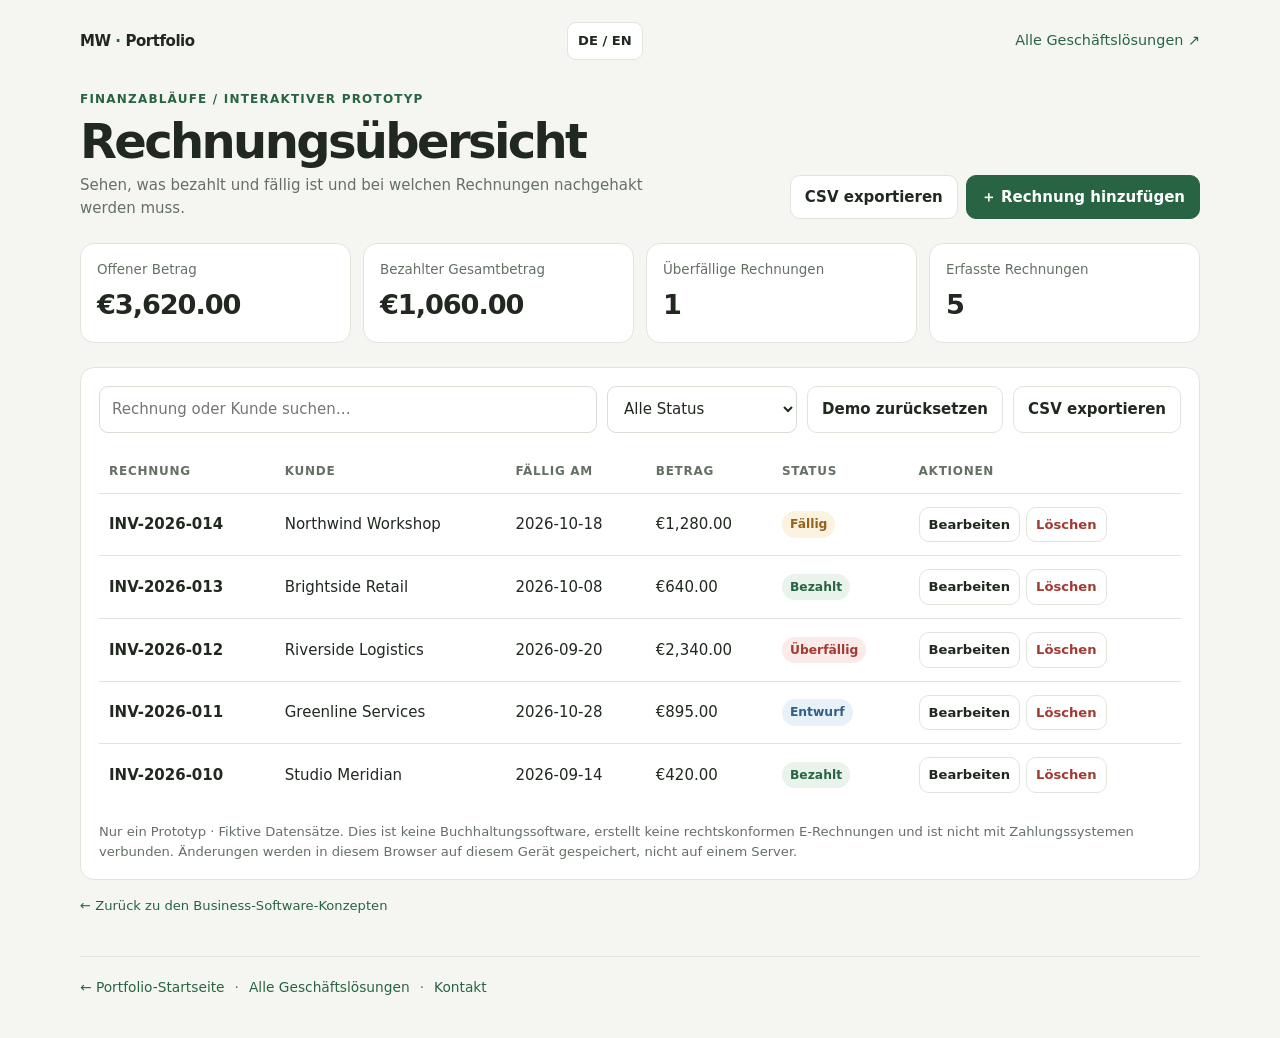
<file: demos/invoice/index.html>
<!doctype html>
<html lang="en">
<head><meta charset="utf-8"><meta name="viewport" content="width=device-width,initial-scale=1"><meta name="theme-color" content="#f5f6f2"><title>Ledger — Invoice Workspace Demo</title><meta name="description" content="Mobile-first invoice tracking workflow prototype by Michael Winkler.">
<style>
:root{color-scheme:light;--bg:#f5f6f2;--surface:#fff;--ink:#202820;--muted:#657065;--line:#e0e5dc;--accent:#286443;--soft:#eaf2ec;--warn:#94621a;--warnbg:#fbf2df;--danger:#a33a32;--dangerbg:#faeae8;--blue:#315f8a;--bluebg:#e9f1f8;--radius:14px}*{box-sizing:border-box}body{margin:0;background:var(--bg);color:var(--ink);font:15px/1.5 Inter,system-ui,-apple-system,BlinkMacSystemFont,"Segoe UI",sans-serif}button,input,select{font:inherit}button{cursor:pointer}a{color:var(--accent);text-decoration:none}.shell{width:min(1120px,100% - 32px);margin:auto;padding:22px 0 40px}.nav{display:flex;align-items:center;justify-content:space-between;gap:12px;margin-bottom:30px}.brand{font-weight:800;letter-spacing:-.03em;color:var(--ink)}.brand span{color:var(--accent)}.nav a:last-child{font-size:.9rem}.heading{display:flex;align-items:flex-end;justify-content:space-between;gap:18px;margin-bottom:22px}.kicker{font-size:.75rem;color:var(--accent);font-weight:750;letter-spacing:.1em;text-transform:uppercase}.heading h1{font-size:clamp(2rem,5vw,3rem);letter-spacing:-.055em;line-height:1.05;margin:8px 0}.heading p{margin:0;color:var(--muted);max-width:580px}.actions{display:flex;gap:8px;flex-wrap:wrap}.btn{border:1px solid var(--line);background:var(--surface);color:var(--ink);padding:10px 14px;border-radius:10px;font-weight:650}.btn.primary{background:var(--accent);border-color:var(--accent);color:#fff}.btn.danger{color:var(--danger)}.metrics{display:grid;grid-template-columns:repeat(4,minmax(0,1fr));gap:12px;margin:24px 0}.metric,.panel{background:var(--surface);border:1px solid var(--line);border-radius:var(--radius)}.metric{padding:16px}.metric span{display:block;color:var(--muted);font-size:.84rem}.metric strong{display:block;font-size:clamp(1.15rem,2.4vw,1.7rem);letter-spacing:-.04em;margin-top:5px}.panel{padding:18px}.field{width:100%;min-width:0;padding:11px 12px;border:1px solid #d7ded4;border-radius:9px;background:#fff;color:var(--ink)}.toolbar{display:grid;grid-template-columns:minmax(180px,1fr) 190px auto auto;gap:10px;margin-bottom:16px}.form-panel{display:none;margin-bottom:16px}.form-panel.open{display:block}.form-panel h2{font-size:1.1rem;margin:0 0 14px}.form-grid{display:grid;grid-template-columns:repeat(4,minmax(0,1fr));gap:10px}.form-grid label{display:grid;gap:5px;font-size:.82rem;color:var(--muted)}.form-actions{display:flex;gap:8px;grid-column:1/-1}.table-wrap{overflow-x:auto}table{width:100%;border-collapse:collapse}th,td{text-align:left;padding:13px 10px;border-bottom:1px solid var(--line)}th{font-size:.75rem;color:var(--muted);text-transform:uppercase;letter-spacing:.06em}tr:last-child td{border-bottom:0}.status{display:inline-flex;padding:4px 8px;border-radius:99px;font-size:.77rem;font-weight:750}.status.paid{background:var(--soft);color:var(--accent)}.status.due{background:var(--warnbg);color:var(--warn)}.status.overdue{background:var(--dangerbg);color:var(--danger)}.status.draft{background:var(--bluebg);color:var(--blue)}.row-actions{display:flex;gap:6px;flex-wrap:wrap}.row-actions .btn{padding:7px 9px;font-size:.82rem}.mobile-list{display:none}.invoice-card{border:1px solid var(--line);border-radius:12px;padding:14px;background:#fff}.invoice-card+.invoice-card{margin-top:10px}.invoice-head{display:flex;justify-content:space-between;align-items:flex-start;gap:12px}.invoice-head h2{font-size:.95rem;margin:0 0 4px}.invoice-head .customer{color:var(--muted);font-size:.86rem}.amount{font-size:1.25rem;font-weight:800;letter-spacing:-.03em;margin:14px 0}.invoice-meta{display:grid;grid-template-columns:1fr 1fr;gap:12px;margin-bottom:14px}.invoice-meta span{display:block;color:var(--muted);font-size:.78rem}.invoice-footer{display:flex;justify-content:space-between;align-items:center;gap:8px;flex-wrap:wrap}.foot{color:var(--muted);font-size:.82rem;margin:16px 0 0}.toast{position:fixed;bottom:18px;left:50%;transform:translateX(-50%);max-width:calc(100% - 28px);background:#202820;color:white;padding:11px 15px;border-radius:10px;display:none;box-shadow:0 8px 24px #17231722}.toast.show{display:block}.empty{text-align:center;padding:28px;color:var(--muted)}@media(max-width:800px){.shell{width:calc(100% - 28px);padding-top:16px}.nav{margin-bottom:24px}.heading{display:block}.heading .actions{margin-top:16px}.metrics{grid-template-columns:repeat(2,minmax(0,1fr));gap:9px;margin:18px 0}.metric{padding:13px}.panel{padding:12px}.toolbar{grid-template-columns:1fr 1fr}.toolbar input{grid-column:1/-1}.toolbar .btn{padding:10px 8px}.form-grid{grid-template-columns:1fr 1fr}.table-wrap{display:none}.mobile-list{display:block}}@media(max-width:460px){.toolbar{grid-template-columns:1fr}.toolbar input{grid-column:auto}.form-grid{grid-template-columns:1fr}.nav{align-items:flex-start}.nav a:last-child{max-width:120px;text-align:right}.invoice-card{padding:12px}}
.portfolio-footer{display:flex;gap:10px;flex-wrap:wrap;border-top:1px solid var(--line);padding-top:20px;color:var(--muted);font-size:.86rem}.portfolio-footer a{color:var(--accent)}</style></head>
<body><main class="shell"><nav class="nav"><a class="brand" href="../../index.html">MW <span>·</span> Portfolio</a><a href="../../business-solutions.html">All business solutions ↗</a></nav>
<header class="heading"><div><div class="kicker">Finance operations / interactive prototype</div><h1>Invoice workspace</h1><p>See what's paid, what is due and which invoices need a follow-up.</p></div><div class="actions"><button class="btn" id="exportBtn">Export CSV</button><button class="btn primary" id="newBtn">＋ Add invoice</button></div></header>
<section class="metrics"><article class="metric"><span>Outstanding</span><strong id="outstanding">—</strong></article><article class="metric"><span>Paid total</span><strong id="paid">—</strong></article><article class="metric"><span>Overdue invoices</span><strong id="overdue">—</strong></article><article class="metric"><span>Invoices tracked</span><strong id="count">—</strong></article></section>
<section class="panel form-panel" id="formPanel"><h2 id="formTitle">Add invoice</h2><form id="invoiceForm" class="form-grid"><input type="hidden" id="editId"><label>Customer<input class="field" id="customer" required maxlength="70" placeholder="Customer name"></label><label>Amount (€)<input class="field" id="amount" type="number" min="0.01" step="0.01" required placeholder="0.00"></label><label>Due date<input class="field" id="dueDate" type="date" required></label><label>Status<select class="field" id="status"><option>Draft</option><option>Due</option><option>Paid</option><option>Overdue</option></select></label><div class="form-actions"><button class="btn primary" type="submit">Save invoice</button><button class="btn" type="button" id="cancelBtn">Cancel</button></div></form></section>
<section class="panel"><div class="toolbar"><input class="field" id="search" type="search" placeholder="Search invoice or customer…" aria-label="Search invoices"><select class="field" id="filter" aria-label="Filter invoice status"><option value="all">All statuses</option><option>Draft</option><option>Due</option><option>Paid</option><option>Overdue</option></select><button class="btn" id="resetBtn">Reset demo</button><button class="btn" id="exportBtn2">Export CSV</button></div><div class="table-wrap"><table><thead><tr><th>Invoice</th><th>Customer</th><th>Due date</th><th>Amount</th><th>Status</th><th>Actions</th></tr></thead><tbody id="rows"></tbody></table></div><div class="mobile-list" id="mobileList"></div><p class="foot">Prototype only · Fictional records. This is not accounting software and does not create legally compliant e-invoices or connect to payment systems. Changes are saved in this browser on this device, not to a server.</p></section><p class="foot"><a href="../../business-solutions.html">← Back to business software concepts</a></p></main><div class="toast" id="toast" role="status" aria-live="polite"></div>
<script>
const seed=[{id:"INV-2026-014",customer:"Northwind Workshop",date:"2026-10-18",amount:1280,status:"Due"},{id:"INV-2026-013",customer:"Brightside Retail",date:"2026-10-08",amount:640,status:"Paid"},{id:"INV-2026-012",customer:"Riverside Logistics",date:"2026-09-20",amount:2340,status:"Overdue"},{id:"INV-2026-011",customer:"Greenline Services",date:"2026-10-28",amount:895,status:"Draft"},{id:"INV-2026-010",customer:"Studio Meridian",date:"2026-09-14",amount:420,status:"Paid"}];const $=id=>document.getElementById(id);let invoices=load(),next=Math.max(15,...invoices.map(x=>Number(x.id.split('-').pop())+1).filter(Number.isFinite));function load(){try{return JSON.parse(localStorage.getItem("mw-ledger-v2"))||structuredClone(seed)}catch{return structuredClone(seed)}}function save(){localStorage.setItem("mw-ledger-v2",JSON.stringify(invoices))}function euro(n){return new Intl.NumberFormat("en-IE",{style:"currency",currency:"EUR",maximumFractionDigits:2}).format(n)}function esc(s){return String(s).replace(/[&<>"']/g,c=>({"&":"&amp;","<":"&lt;",">":"&gt;",'"':"&quot;","'":"&#39;"}[c]))}function toast(s){$("toast").textContent=s;$("toast").classList.add("show");setTimeout(()=>$("toast").classList.remove("show"),1900)}function badge(s){return '<span class="status '+s.toLowerCase()+'">'+s+'</span>'}
function render(){const q=$("search").value.toLowerCase(),f=$("filter").value,shown=invoices.filter(x=>(x.id+" "+x.customer).toLowerCase().includes(q)&&(f==="all"||x.status===f));$("rows").innerHTML=shown.map(x=>'<tr><td><strong>'+esc(x.id)+'</strong></td><td>'+esc(x.customer)+'</td><td>'+esc(x.date)+'</td><td>'+euro(x.amount)+'</td><td>'+badge(x.status)+'</td><td><div class="row-actions"><button class="btn" data-edit="'+esc(x.id)+'">Edit</button><button class="btn danger" data-delete="'+esc(x.id)+'">Delete</button></div></td></tr>').join("")||'<tr><td colspan="6" class="empty">No invoices match this search.</td></tr>';$("mobileList").innerHTML=shown.map(x=>'<article class="invoice-card"><div class="invoice-head"><div><h2>'+esc(x.id)+'</h2><div class="customer">'+esc(x.customer)+'</div></div>'+badge(x.status)+'</div><div class="amount">'+euro(x.amount)+'</div><div class="invoice-meta"><div><span>Due date</span><strong>'+esc(x.date)+'</strong></div><div><span>Status</span><strong>'+esc(x.status)+'</strong></div></div><div class="invoice-footer"><select class="field" style="width:auto;padding:8px" aria-label="Change invoice status" data-status="'+esc(x.id)+'">'+["Draft","Due","Paid","Overdue"].map(s=>'<option '+(s===x.status?'selected':'')+'>'+s+'</option>').join("")+'</select><div class="row-actions"><button class="btn" data-edit="'+esc(x.id)+'">Edit</button><button class="btn danger" data-delete="'+esc(x.id)+'">Delete</button></div></div></article>').join("")||'<div class="empty">No invoices match this search.</div>';$("outstanding").textContent=euro(invoices.filter(x=>x.status==="Due"||x.status==="Overdue").reduce((a,x)=>a+x.amount,0));$("paid").textContent=euro(invoices.filter(x=>x.status==="Paid").reduce((a,x)=>a+x.amount,0));$("overdue").textContent=invoices.filter(x=>x.status==="Overdue").length;$("count").textContent=invoices.length}
function openForm(x){$("invoiceForm").reset();$("editId").value=x?.id||"";$("formTitle").textContent=x?"Edit invoice":"Add invoice";$("customer").value=x?.customer||"";$("amount").value=x?.amount??"";$("dueDate").value=x?.date||"";$("status").value=x?.status||"Due";$("formPanel").classList.add("open");$("customer").focus();$("formPanel").scrollIntoView({behavior:"smooth",block:"start"})}function closeForm(){$("formPanel").classList.remove("open")}
document.addEventListener("click",e=>{const edit=e.target.closest("[data-edit]");if(edit){openForm(invoices.find(x=>x.id===edit.dataset.edit));return}const del=e.target.closest("[data-delete]");if(del){const x=invoices.find(i=>i.id===del.dataset.delete);if(confirm("Delete invoice "+x.id+"?")){invoices=invoices.filter(i=>i.id!==x.id);save();render();toast("Invoice deleted")}}});document.addEventListener("change",e=>{const s=e.target.closest("[data-status]");if(!s)return;const x=invoices.find(i=>i.id===s.dataset.status);x.status=s.value;save();render();toast(x.id+" updated")});
$("invoiceForm").addEventListener("submit",e=>{e.preventDefault();const amount=Number($("amount").value);if(!Number.isFinite(amount)||amount<=0){toast("Enter an amount greater than zero");$("amount").focus();return}const old=$("editId").value,x={id:old||"INV-2026-"+String(next++).padStart(3,"0"),customer:$("customer").value.trim(),amount,date:$("dueDate").value,status:$("status").value};if(!x.customer||!x.date){toast("Complete all required fields");return}if(old)invoices=invoices.map(i=>i.id===old?x:i);else invoices.unshift(x);save();render();closeForm();toast(old?"Invoice updated":"Invoice added")});$("newBtn").addEventListener("click",()=>openForm());$("cancelBtn").addEventListener("click",closeForm);$("search").addEventListener("input",render);$("filter").addEventListener("change",render);$("resetBtn").addEventListener("click",()=>{if(confirm("Restore the original sample invoices?")){invoices=structuredClone(seed);next=15;save();$("search").value="";$("filter").value="all";render();toast("Sample data restored")}});function exportCsv(){const csv=[["Invoice","Customer","Due date","Amount EUR","Status"],...invoices.map(x=>[x.id,x.customer,x.date,x.amount,x.status])].map(r=>r.map(v=>'"'+String(v).replaceAll('"','""')+'"').join(",")).join("\n");const a=document.createElement("a");a.href=URL.createObjectURL(new Blob([csv],{type:"text/csv;charset=utf-8"}));a.download="invoice-workspace-demo.csv";a.click();URL.revokeObjectURL(a.href)}$("exportBtn").addEventListener("click",exportCsv);$("exportBtn2").addEventListener("click",exportCsv);render();
</script><footer class="shell portfolio-footer"><a href="../../index.html">← Portfolio home</a><span>·</span><a href="../../business-solutions.html">All business solutions</a><span>·</span><a href="../../index.html#contact">Contact</a></footer><script src="../../assets/site-language.js" defer></script>
</body></html>
</file>
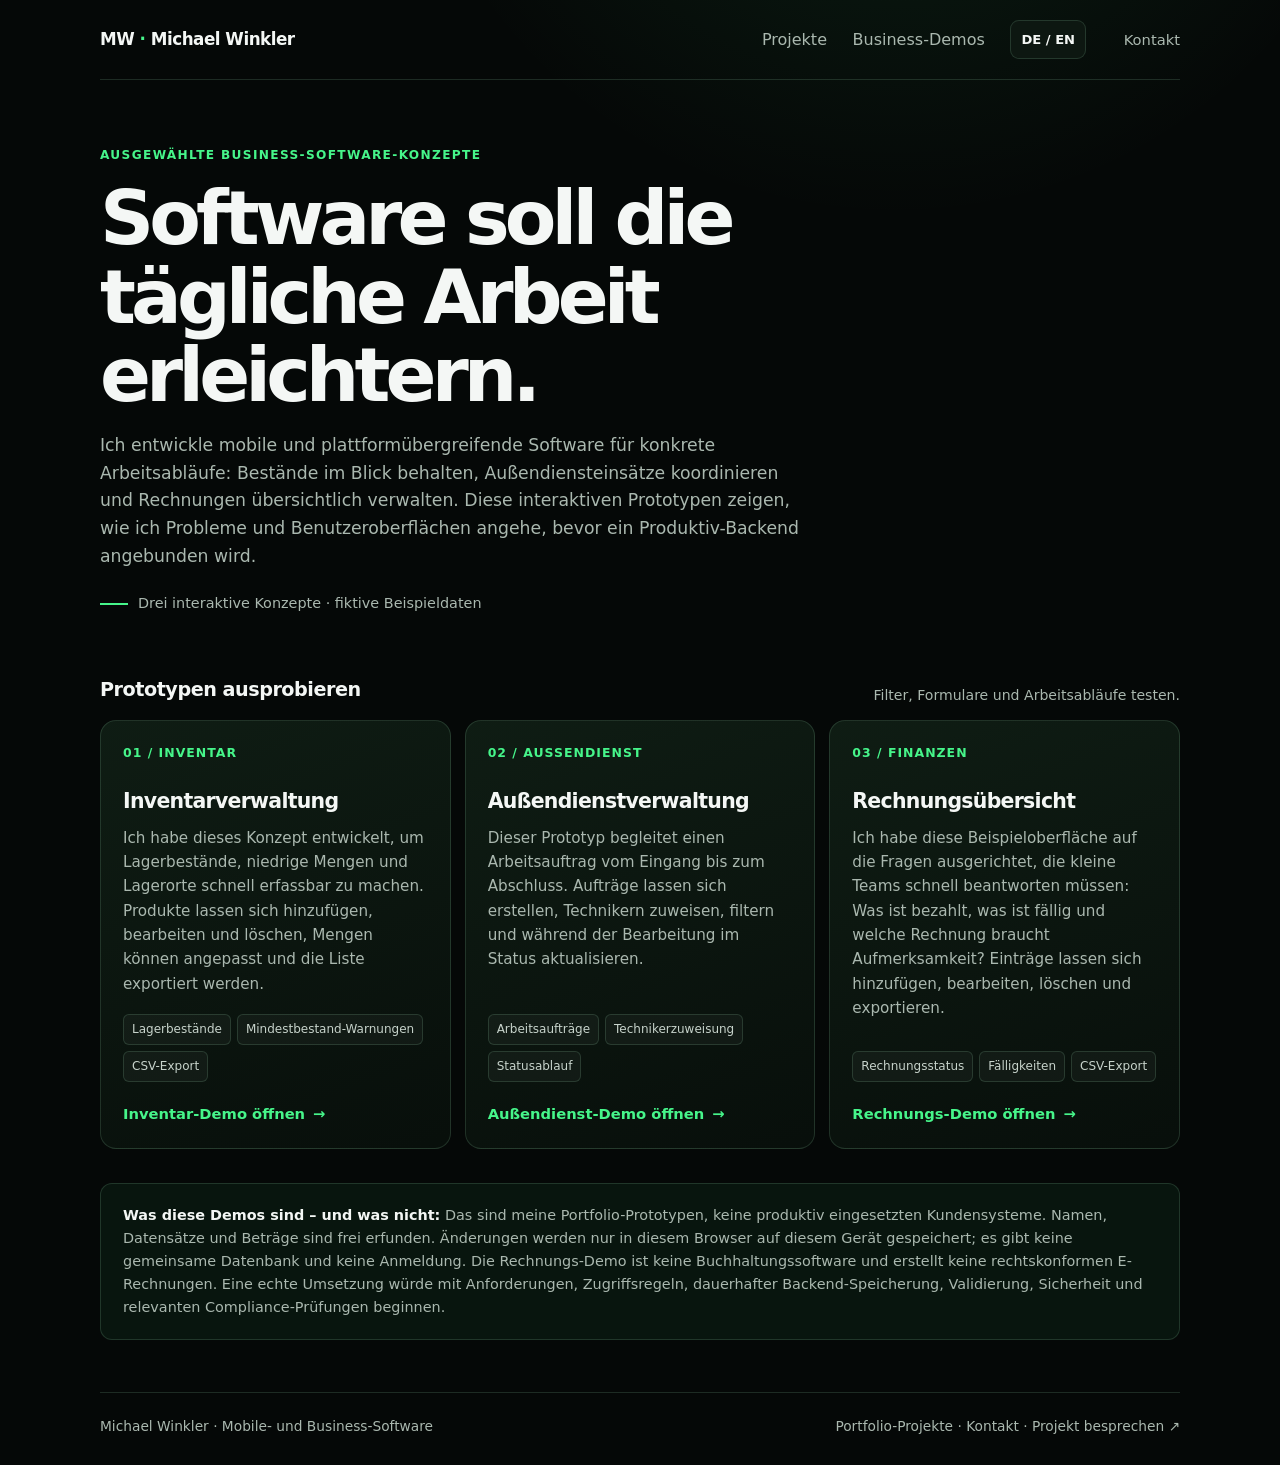
<file: business-solutions.html>
<!doctype html>
<html lang="en">
<head>
<meta charset="utf-8"><meta name="viewport" content="width=device-width,initial-scale=1"><meta name="theme-color" content="#f5f6f2">
<title>Business Software Demos | Michael Winkler</title>
<meta name="description" content="Explore interactive business software prototypes by Michael Winkler: inventory, field service and invoice workflows.">
<meta name="robots" content="index,follow">
<link rel="canonical" href="https://jchillah.github.io/michael-winkler-portfolio/business-solutions.html">
<style>
:root{color-scheme:light;--bg:#f5f6f2;--surface:#fff;--ink:#202820;--muted:#657065;--line:#e0e5dc;--accent:#286443;--soft:#eaf2ec;--radius:16px}*{box-sizing:border-box}body{margin:0;background:var(--bg);color:var(--ink);font:16px/1.6 Inter,system-ui,-apple-system,BlinkMacSystemFont,"Segoe UI",sans-serif}a{color:inherit;text-decoration:none}.wrap{width:min(1080px,calc(100% - 40px));margin:auto}.nav{display:flex;justify-content:space-between;align-items:center;gap:16px;padding:20px 0;border-bottom:1px solid var(--line)}.brand{font-weight:800;letter-spacing:-.035em}.brand span{color:var(--accent)}.nav a:last-child{color:var(--accent);font-size:.92rem}.hero{padding:70px 0 34px;max-width:790px}.eyebrow{font-size:.76rem;color:var(--accent);font-weight:750;letter-spacing:.11em;text-transform:uppercase}.hero h1{font-size:clamp(2.5rem,7vw,4.7rem);line-height:1.04;letter-spacing:-.065em;margin:14px 0 18px;font-weight:760}.hero p{font-size:1.08rem;color:var(--muted);max-width:700px;margin:0}.intro{display:flex;align-items:center;gap:10px;margin-top:22px;color:var(--muted);font-size:.9rem}.intro:before{content:"";width:28px;height:2px;background:var(--accent)}.section-head{display:flex;align-items:end;justify-content:space-between;gap:16px;margin:26px 0 14px}.section-head h2{font-size:1.2rem;letter-spacing:-.025em;margin:0}.section-head p{margin:0;color:var(--muted);font-size:.88rem}.grid{display:grid;grid-template-columns:repeat(3,minmax(0,1fr));gap:14px;padding-bottom:34px}.card{display:flex;flex-direction:column;align-items:flex-start;min-width:0;background:var(--surface);border:1px solid var(--line);border-radius:var(--radius);padding:22px;min-height:310px}.number{font-size:.78rem;color:var(--accent);font-weight:800;letter-spacing:.08em}.card h3{font-size:1.28rem;letter-spacing:-.035em;margin:22px 0 8px}.card p{color:var(--muted);font-size:.95rem;margin:0 0 18px}.tags{display:flex;flex-wrap:wrap;gap:6px;margin-top:auto}.tags span{font-size:.75rem;color:#4c5b4f;background:#f2f5f0;border:1px solid var(--line);padding:5px 8px;border-radius:6px}.link{display:inline-flex;align-items:center;gap:8px;margin-top:20px;color:var(--accent);font-weight:750;font-size:.92rem}.link span{transition:transform .15s}.link:hover span{transform:translateX(3px)}.note{padding:20px 22px;border:1px solid var(--line);background:#eef2eb;border-radius:12px;color:var(--muted);font-size:.9rem;margin-bottom:52px}.note strong{color:var(--ink)}footer{border-top:1px solid var(--line);padding:22px 0 28px;color:var(--muted);font-size:.86rem;display:flex;justify-content:space-between;gap:14px;flex-wrap:wrap}footer a{color:var(--accent)}a:focus-visible,button:focus-visible{outline:3px solid #83b697;outline-offset:3px}@media(max-width:780px){.wrap{width:calc(100% - 28px)}.hero{padding:46px 0 24px}.grid{grid-template-columns:1fr;gap:10px}.card{min-height:0;padding:18px}.card h3{margin-top:14px}.section-head{display:block;margin-top:22px}.section-head p{margin-top:4px}.note{margin-bottom:34px;padding:16px}.nav{align-items:flex-start}.nav a:last-child{max-width:140px;text-align:right}}@media(min-width:781px) and (max-width:980px){.grid{grid-template-columns:repeat(2,minmax(0,1fr))}.card:last-child{grid-column:span 2}}

/* Unified portfolio identity: dark graphite and green, matching the main site. */
:root{color-scheme:dark;--bg:#050807;--surface:#0d1711;--ink:#f4f7f5;--muted:#aab8af;--line:rgba(173,255,202,.14);--accent:#46f58a;--soft:rgba(70,245,138,.12)}
body{background:radial-gradient(circle at 70% -20%,rgba(70,245,138,.11),transparent 32rem),var(--bg);color:var(--ink)}
.nav{border-bottom-color:var(--line);min-height:68px}.brand{font-size:1.05rem;letter-spacing:-.03em}.brand span{color:var(--accent)}
.nav-links{display:flex;align-items:center;gap:clamp(10px,2vw,28px);flex-wrap:wrap}.nav-links a,.nav a:last-child,footer a{color:var(--muted)}.nav-links a:hover,.nav a:hover,footer a:hover{color:var(--accent)}
.hero{padding-top:66px}.eyebrow,.number{color:var(--accent)}.hero h1{max-width:900px}.hero p,.card p,.note,footer{color:var(--muted)}
.card{background:linear-gradient(160deg,rgba(15,29,20,.98),rgba(8,15,11,.98));border-color:var(--line);transition:transform .18s ease,border-color .18s ease}.card:hover{transform:translateY(-3px);border-color:rgba(70,245,138,.42)}
.tags span{color:#c7d3cb;background:rgba(255,255,255,.035);border-color:var(--line)}.link{color:var(--accent)}.note{background:rgba(70,245,138,.055);border-color:var(--line)}.note strong{color:var(--ink)}footer{border-top-color:var(--line)}
.site-language-toggle{margin-left:auto!important;margin-right:12px!important;background:#0d1711!important;color:#f4f7f5!important;border-color:var(--line)!important}
@media(max-width:780px){.nav{flex-wrap:wrap;align-items:center}.nav-links{width:100%;justify-content:space-between;padding-bottom:10px}.hero{padding-top:42px}}
</style>
</head>
<body>
<header class="wrap nav"><a class="brand" href="./index.html">MW <span>·</span> Michael Winkler</a><nav class="nav-links" aria-label="Portfolio navigation"><a href="./index.html#projects">Projects</a><a href="./index.html#solutions">Business demos</a><a href="./index.html#contact">Contact</a></nav></header>
<main class="wrap">
<section class="hero"><div class="eyebrow">Selected business software concepts</div><h1>Software should make daily work easier.</h1><p>I build mobile and cross-platform software around real workflows: keeping stock accurate, making field jobs easier to coordinate and giving teams a clearer view of invoices. These small interactive prototypes show how I approach the problem and the interface before connecting a production backend.</p><div class="intro">Three hands-on concepts · fictional sample data</div></section>
<section aria-labelledby="concepts-title"><div class="section-head"><h2 id="concepts-title">Explore the prototypes</h2><p>Try the filters, forms and workflow actions.</p></div>
<div class="grid">
<article class="card"><div class="number">01 / INVENTORY</div><h3>Inventory management</h3><p>I built this concept to make stock levels, low-stock items and warehouse locations easy to scan. You can add, edit or remove products, adjust quantities and export the current list.</p><div class="tags"><span>Stock levels</span><span>Low-stock flags</span><span>CSV export</span></div><a class="link" href="demos/inventory/index.html">Open inventory demo <span aria-hidden="true">→</span></a></article>
<article class="card"><div class="number">02 / FIELD SERVICE</div><h3>Field service desk</h3><p>This prototype follows a work order from intake to completion. Create jobs, assign a technician, filter the board and change a job's status as work progresses.</p><div class="tags"><span>Work orders</span><span>Technician assignment</span><span>Status workflow</span></div><a class="link" href="demos/field-service/index.html">Open service demo <span aria-hidden="true">→</span></a></article>
<article class="card"><div class="number">03 / FINANCE</div><h3>Invoice workspace</h3><p>I designed this sample workspace around the questions a small team needs answered quickly: what is paid, what is due and which invoices need attention. Records can be added, edited, removed and exported.</p><div class="tags"><span>Invoice status</span><span>Due dates</span><span>CSV export</span></div><a class="link" href="demos/invoice/index.html">Open invoice demo <span aria-hidden="true">→</span></a></article>
</div></section>
<aside class="note"><strong>What these demos are — and aren't:</strong> These are my portfolio prototypes, not deployed client systems. Names, records and amounts are fictional. Changes are stored only in your current browser on this device; there is no shared database or login. The invoice demo is not accounting software and does not generate legally compliant e-invoices. A real implementation would start with requirements, data access rules, backend persistence, validation, security and any relevant compliance checks.</aside>
</main>
<footer class="wrap"><span>Michael Winkler · Mobile & business software</span><span><a href="./index.html#projects">Portfolio projects</a> · <a href="./index.html#contact">Contact</a> · <a href="mailto:Michael.Winkler.Developer@gmail.com">Talk through a project ↗</a></span></footer>
<script src="assets/site-language.js" defer></script>
</body></html>
</file>
<file: seo-pages.css>
:root {
  color-scheme: dark;
  --bg: #07110c;
  --surface: #0d1a13;
  --surface-2: #122219;
  --text: #f4f8f5;
  --muted: #a7b8ad;
  --accent: #35e57b;
  --border: rgba(255,255,255,.12);
  --max: 1120px;
}
* { box-sizing: border-box; }
html { scroll-behavior: smooth; }
body { margin: 0; font-family: Inter, ui-sans-serif, system-ui, -apple-system, BlinkMacSystemFont, "Segoe UI", sans-serif; background: var(--bg); color: var(--text); line-height: 1.65; }
a { color: inherit; }
.container { width: min(calc(100% - 32px), var(--max)); margin: 0 auto; }
.site-header { position: sticky; top: 0; z-index: 10; backdrop-filter: blur(16px); background: rgba(7,17,12,.88); border-bottom: 1px solid var(--border); }
.nav { min-height: 68px; display: flex; align-items: center; justify-content: space-between; gap: 20px; }
.brand { text-decoration: none; font-weight: 800; letter-spacing: -.02em; }
.nav-links { display: flex; gap: 18px; flex-wrap: wrap; }
.nav-links a { color: var(--muted); text-decoration: none; font-size: .94rem; }
.nav-links a:hover { color: var(--text); }
.hero { padding: 88px 0 56px; }
.eyebrow { display: inline-flex; padding: 7px 12px; border: 1px solid rgba(53,229,123,.28); border-radius: 999px; color: var(--accent); background: rgba(53,229,123,.08); font-size: .9rem; }
h1 { max-width: 900px; margin: 20px 0 20px; font-size: clamp(2.3rem, 7vw, 5.2rem); line-height: 1.02; letter-spacing: -.055em; }
h2 { margin: 0 0 18px; font-size: clamp(1.6rem, 3.5vw, 2.5rem); letter-spacing: -.035em; }
h3 { margin-top: 0; }
.lead { max-width: 780px; color: var(--muted); font-size: clamp(1.05rem, 2vw, 1.25rem); }
.actions { display: flex; gap: 12px; flex-wrap: wrap; margin-top: 28px; }
.button { display: inline-flex; align-items: center; justify-content: center; min-height: 46px; padding: 0 18px; border-radius: 10px; text-decoration: none; font-weight: 700; border: 1px solid var(--border); }
.button.primary { color: #05210f; background: var(--accent); border-color: var(--accent); }
.button.secondary { background: var(--surface); }
section { padding: 54px 0; }
.grid { display: grid; grid-template-columns: repeat(3, 1fr); gap: 18px; }
.card { padding: 24px; background: linear-gradient(180deg, var(--surface-2), var(--surface)); border: 1px solid var(--border); border-radius: 18px; }
.card p, .muted { color: var(--muted); }
.tags { display: flex; flex-wrap: wrap; gap: 9px; margin-top: 18px; }
.tag { padding: 6px 10px; border-radius: 999px; background: rgba(255,255,255,.06); color: #dce7e0; font-size: .88rem; }
.facts { display: grid; grid-template-columns: repeat(2, 1fr); gap: 14px; }
.fact { padding: 18px; border-left: 3px solid var(--accent); background: var(--surface); border-radius: 10px; }
.cta { padding: 30px; border-radius: 20px; border: 1px solid rgba(53,229,123,.3); background: radial-gradient(circle at top right, rgba(53,229,123,.14), transparent 42%), var(--surface); }
footer { padding: 34px 0 56px; color: var(--muted); border-top: 1px solid var(--border); }
@media (max-width: 760px) {
  .nav { align-items: flex-start; padding: 16px 0; flex-direction: column; }
  .grid, .facts { grid-template-columns: 1fr; }
  .hero { padding-top: 56px; }
}
</file>
